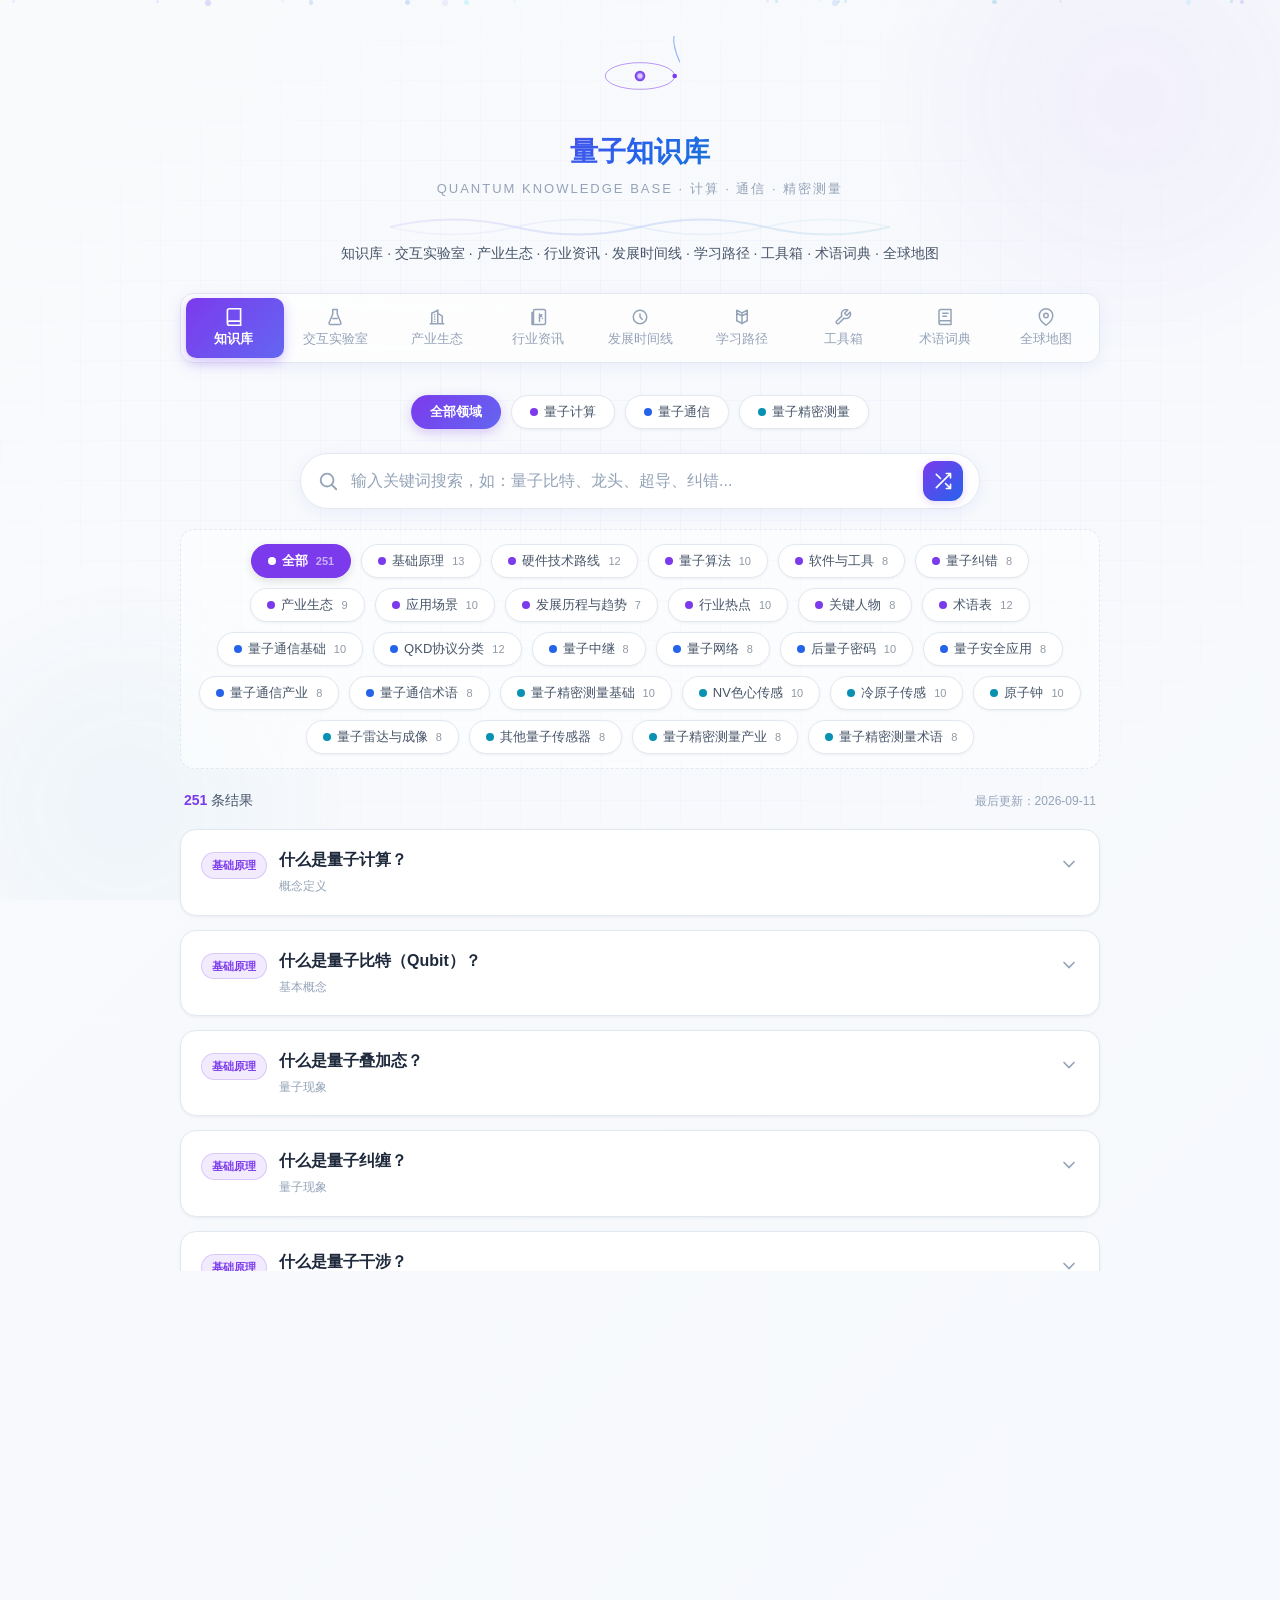
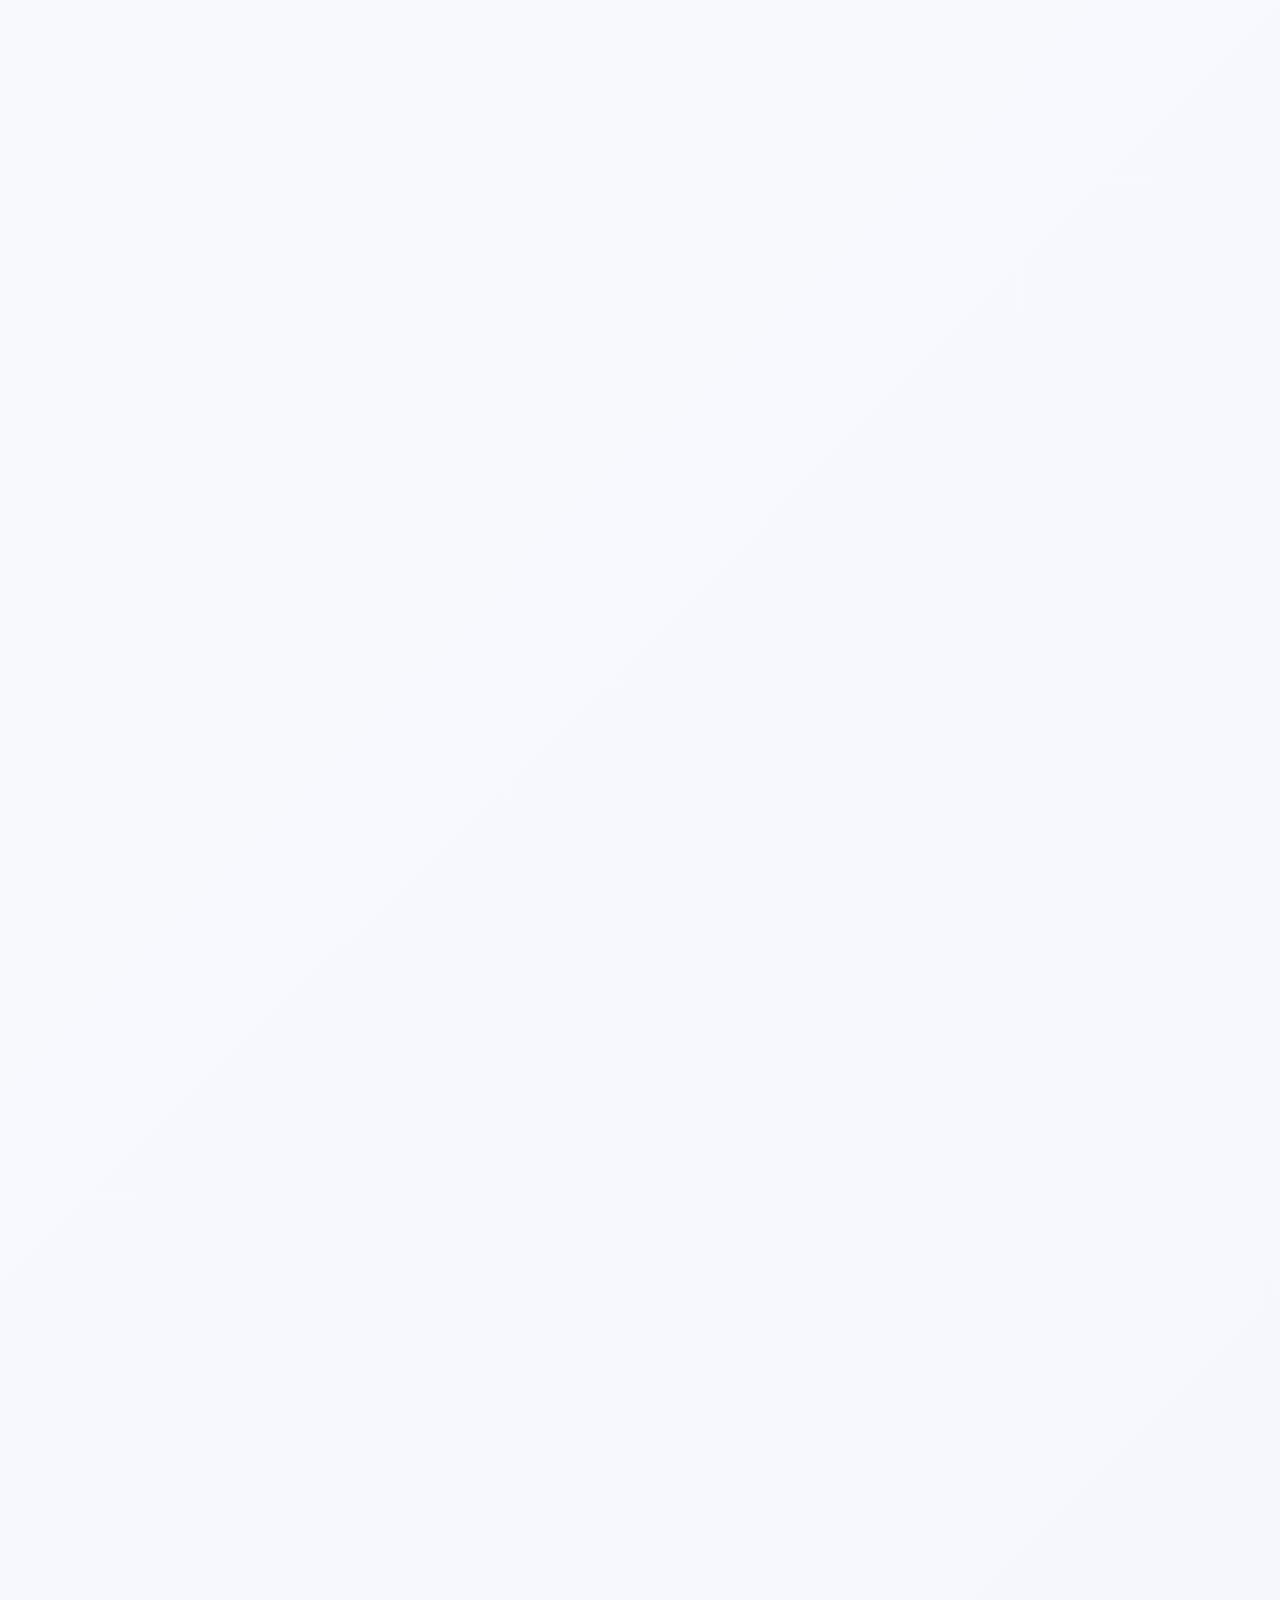
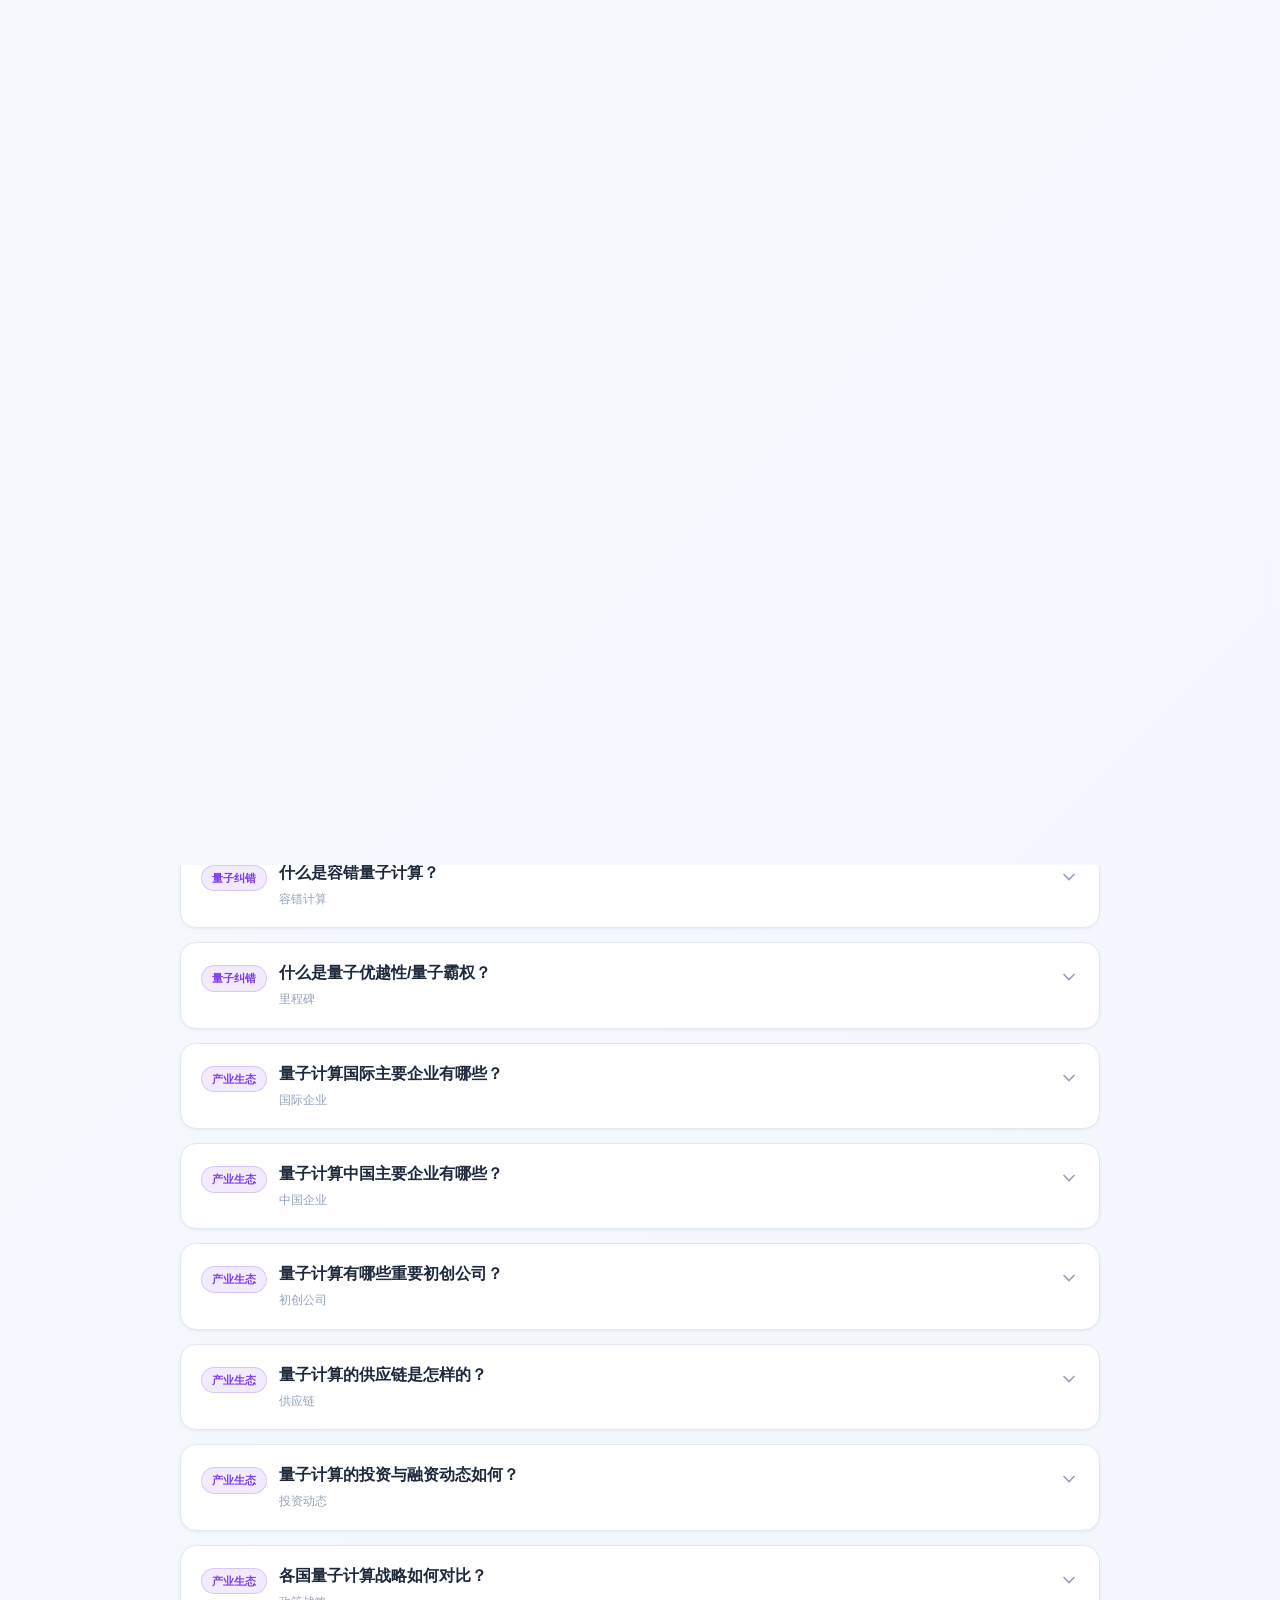
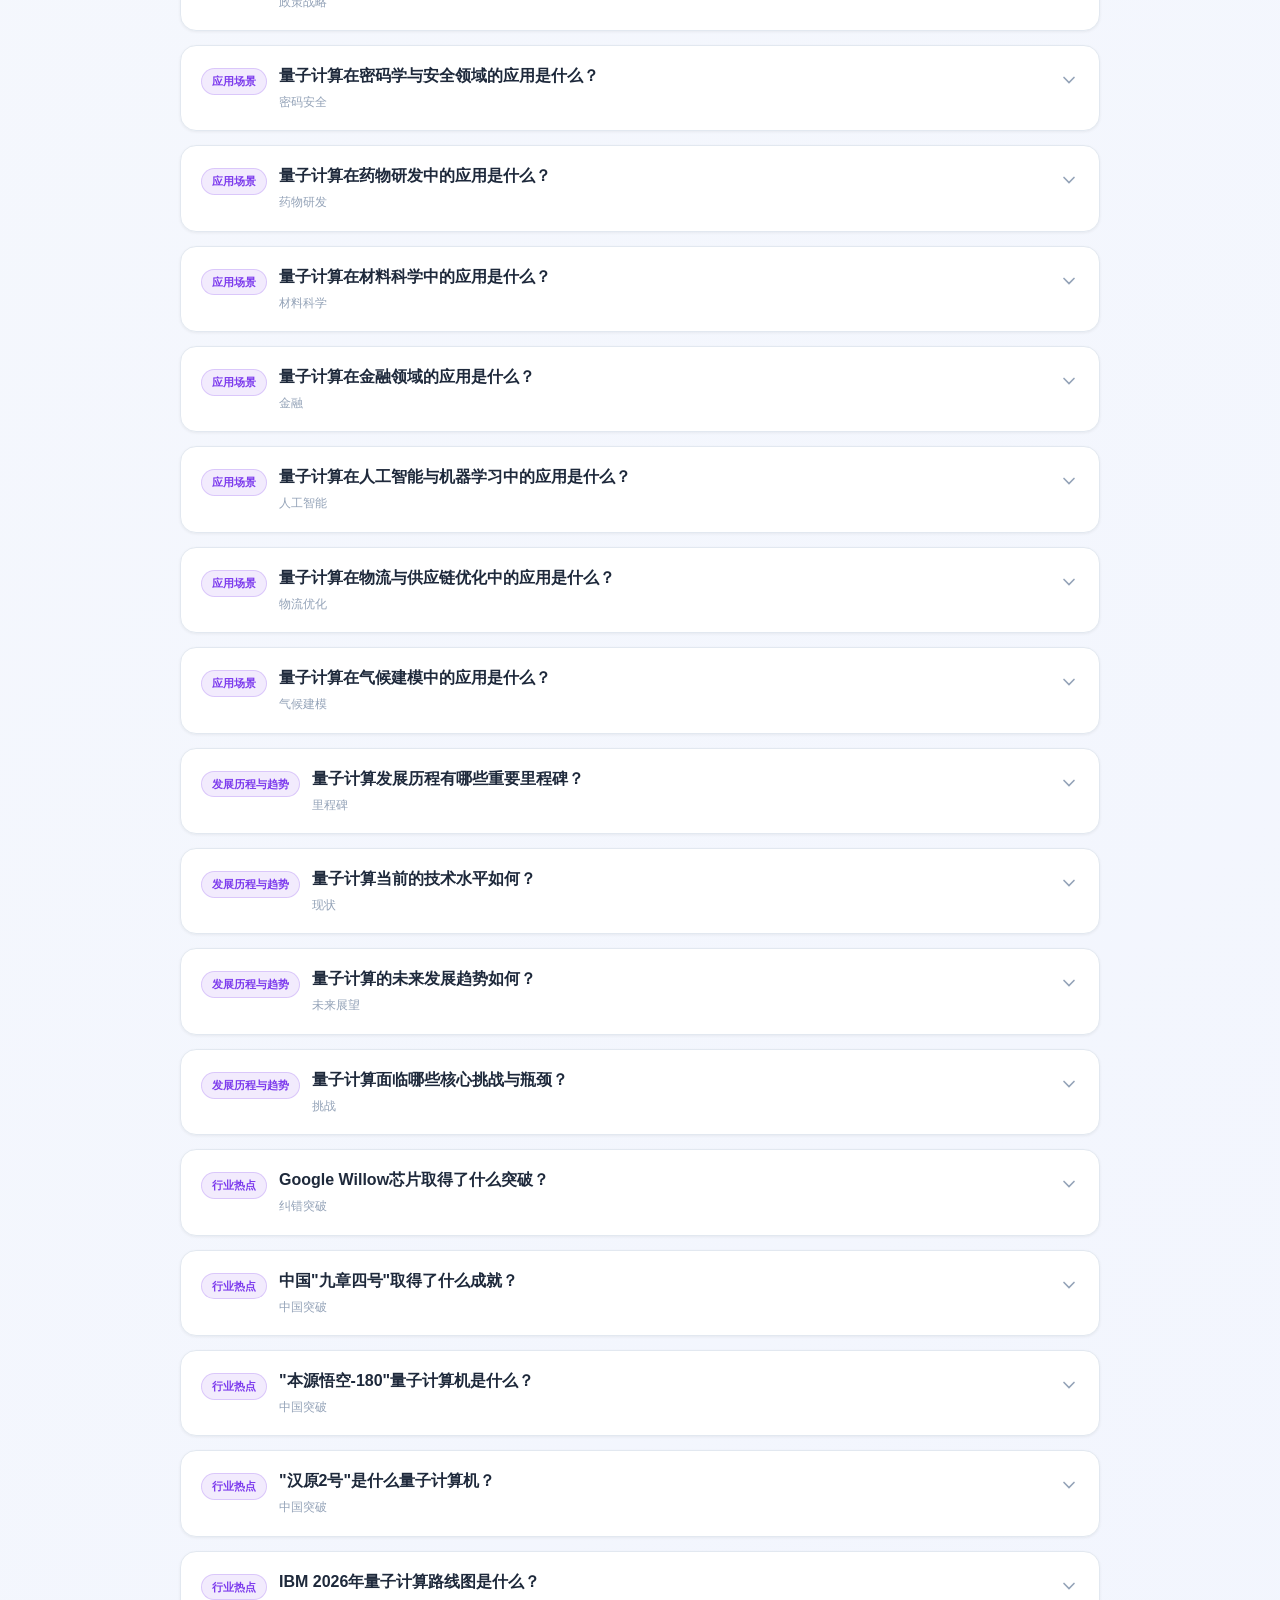
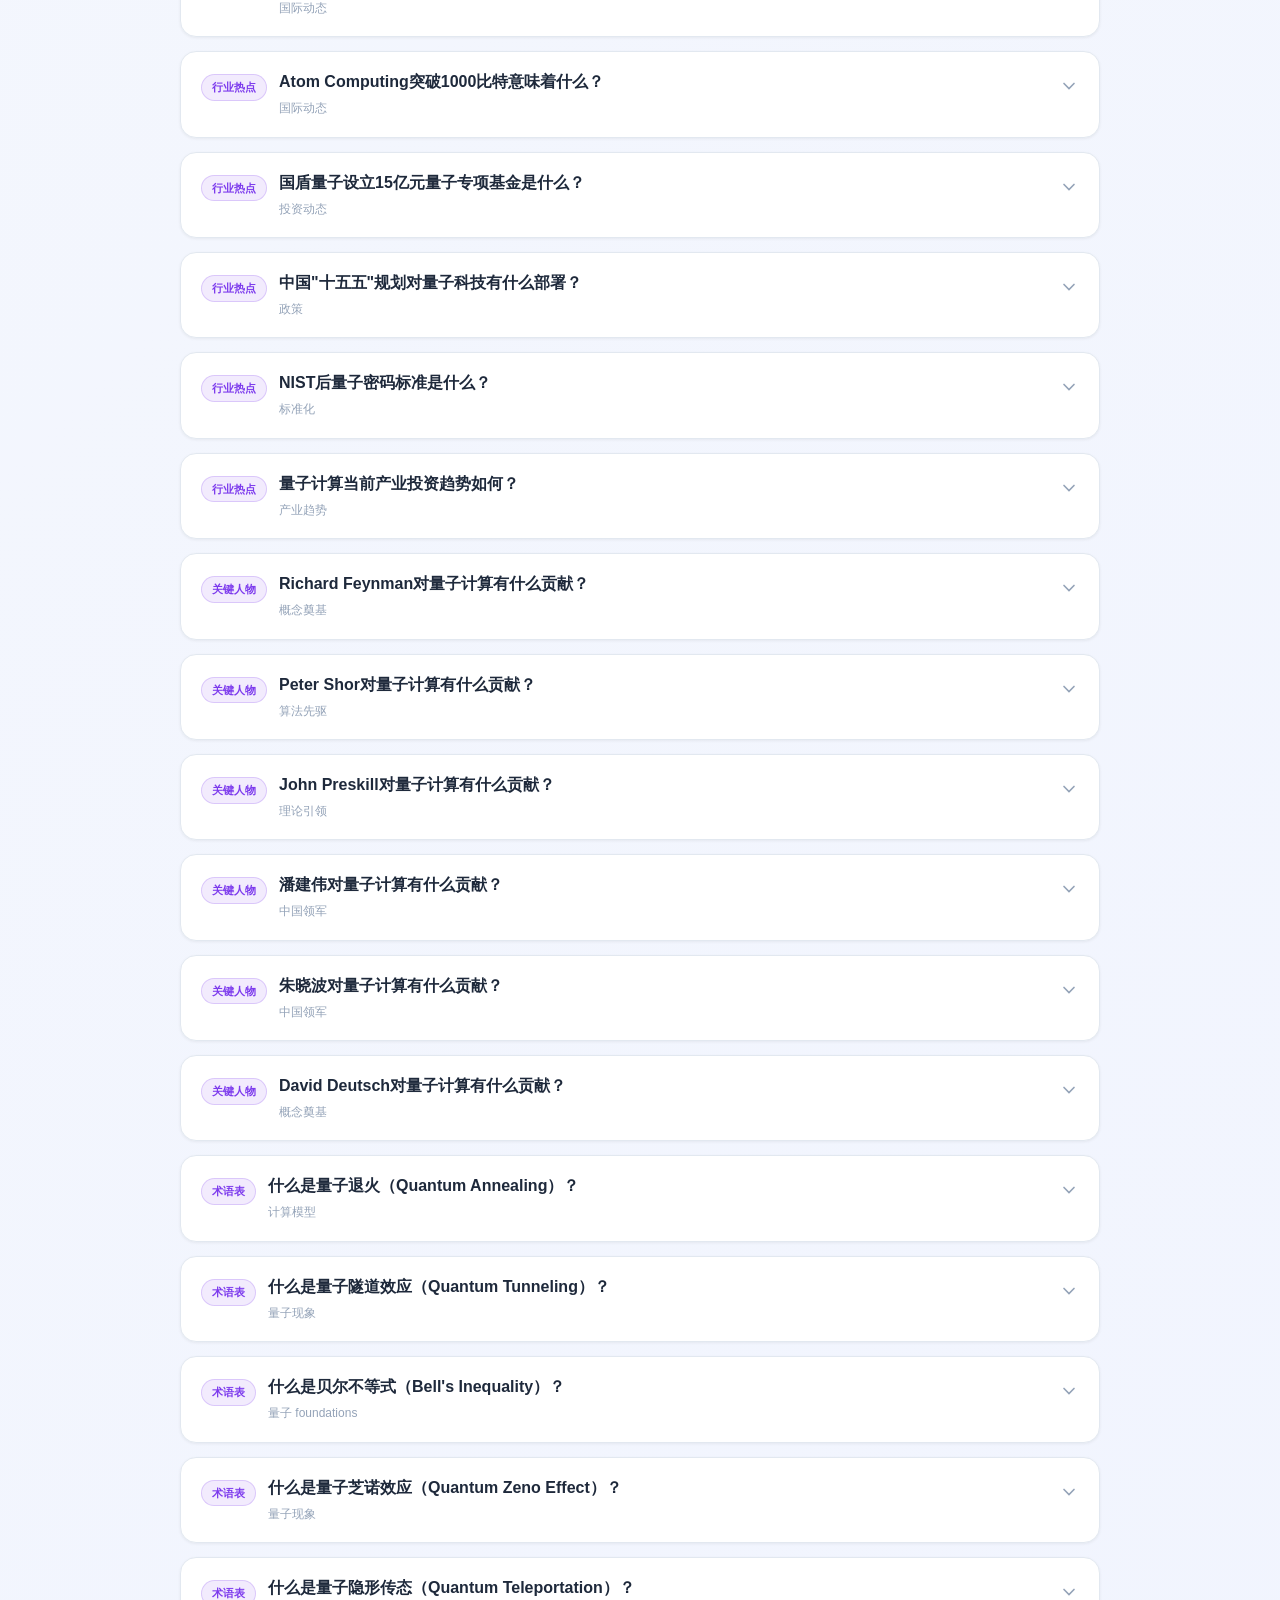
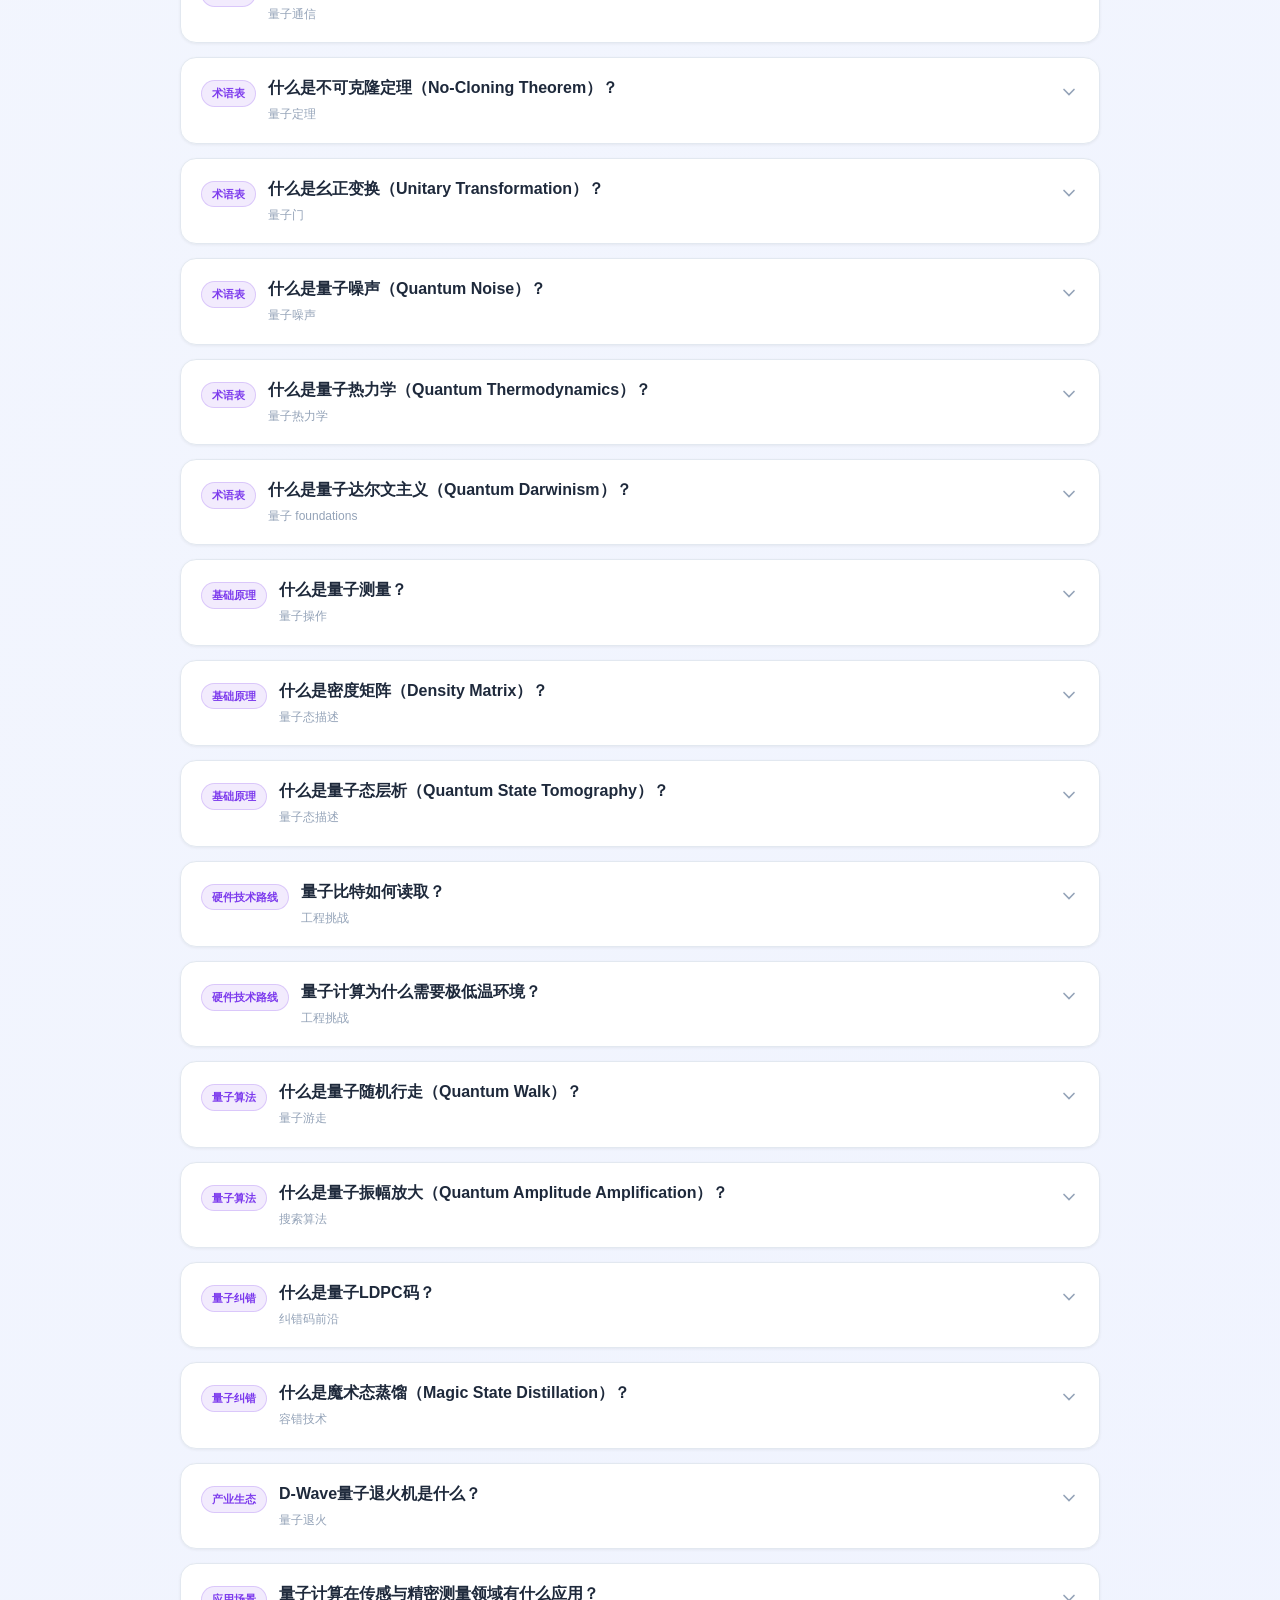
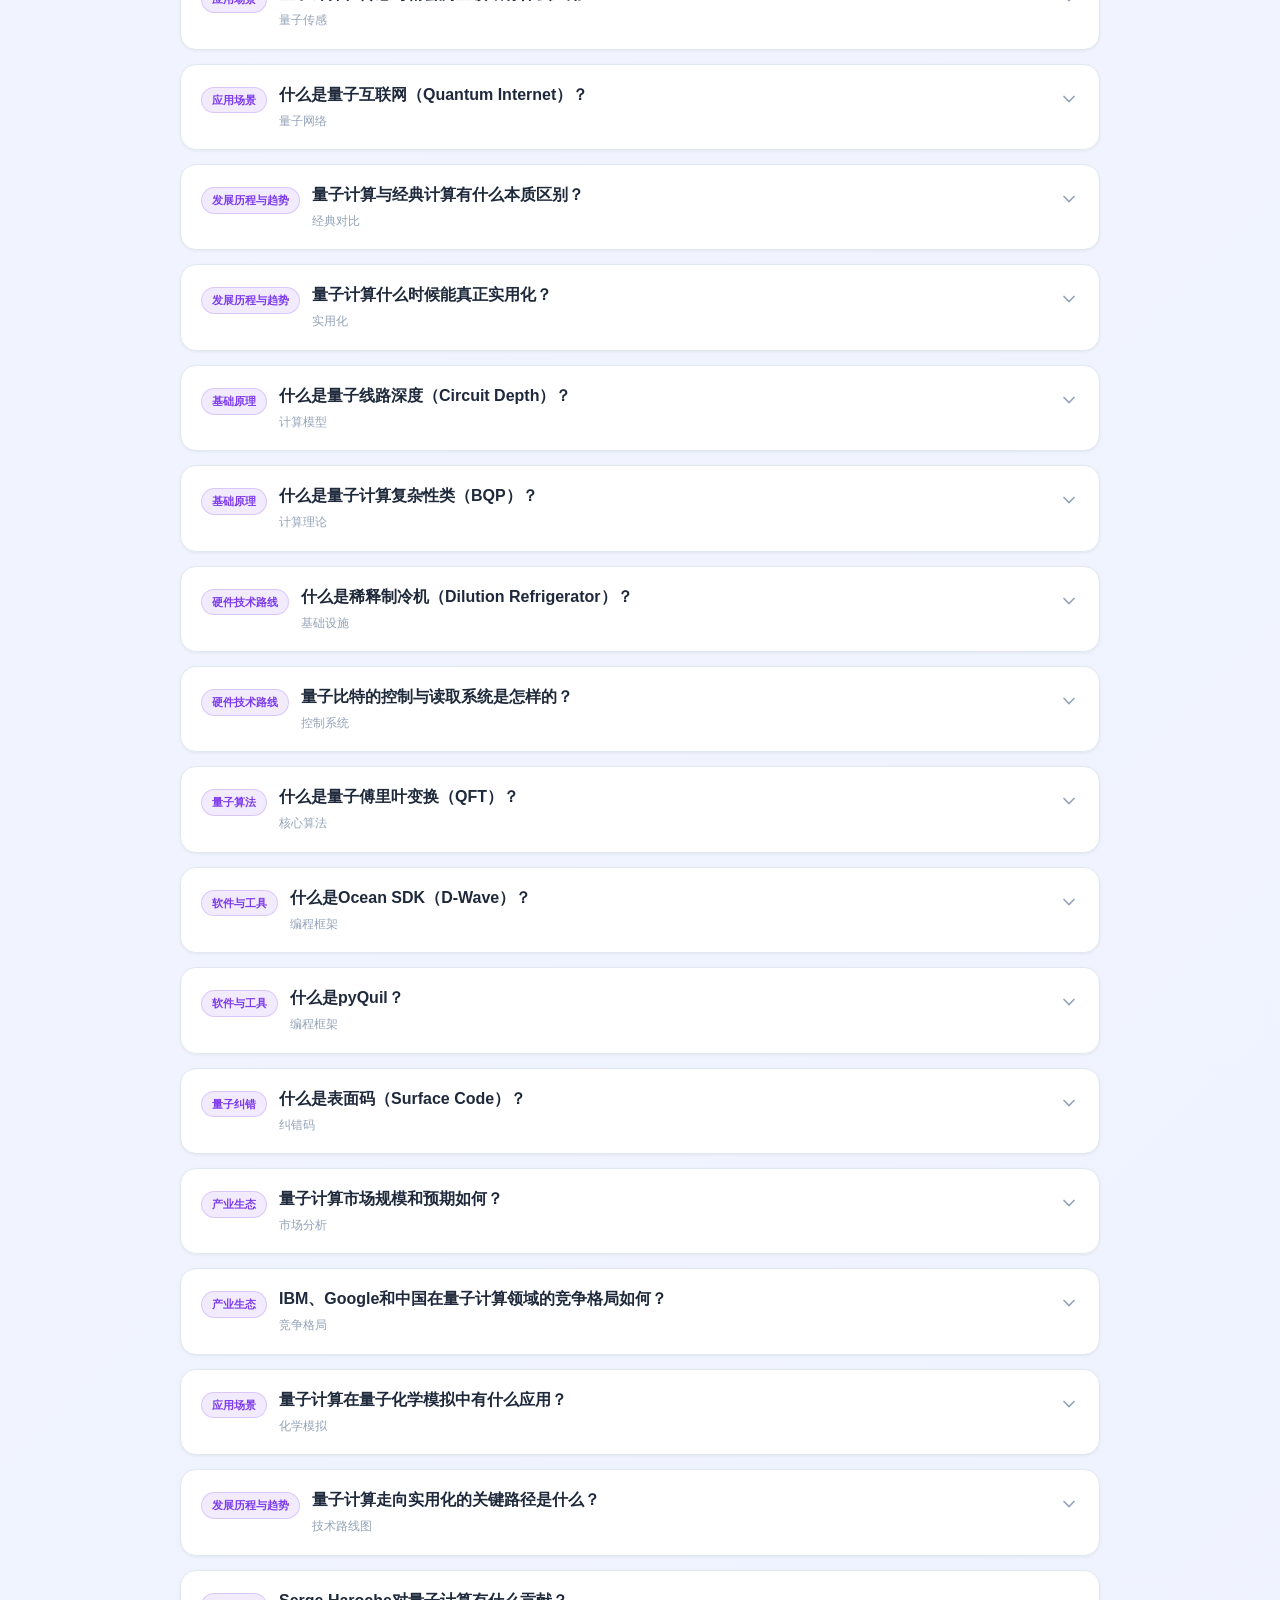
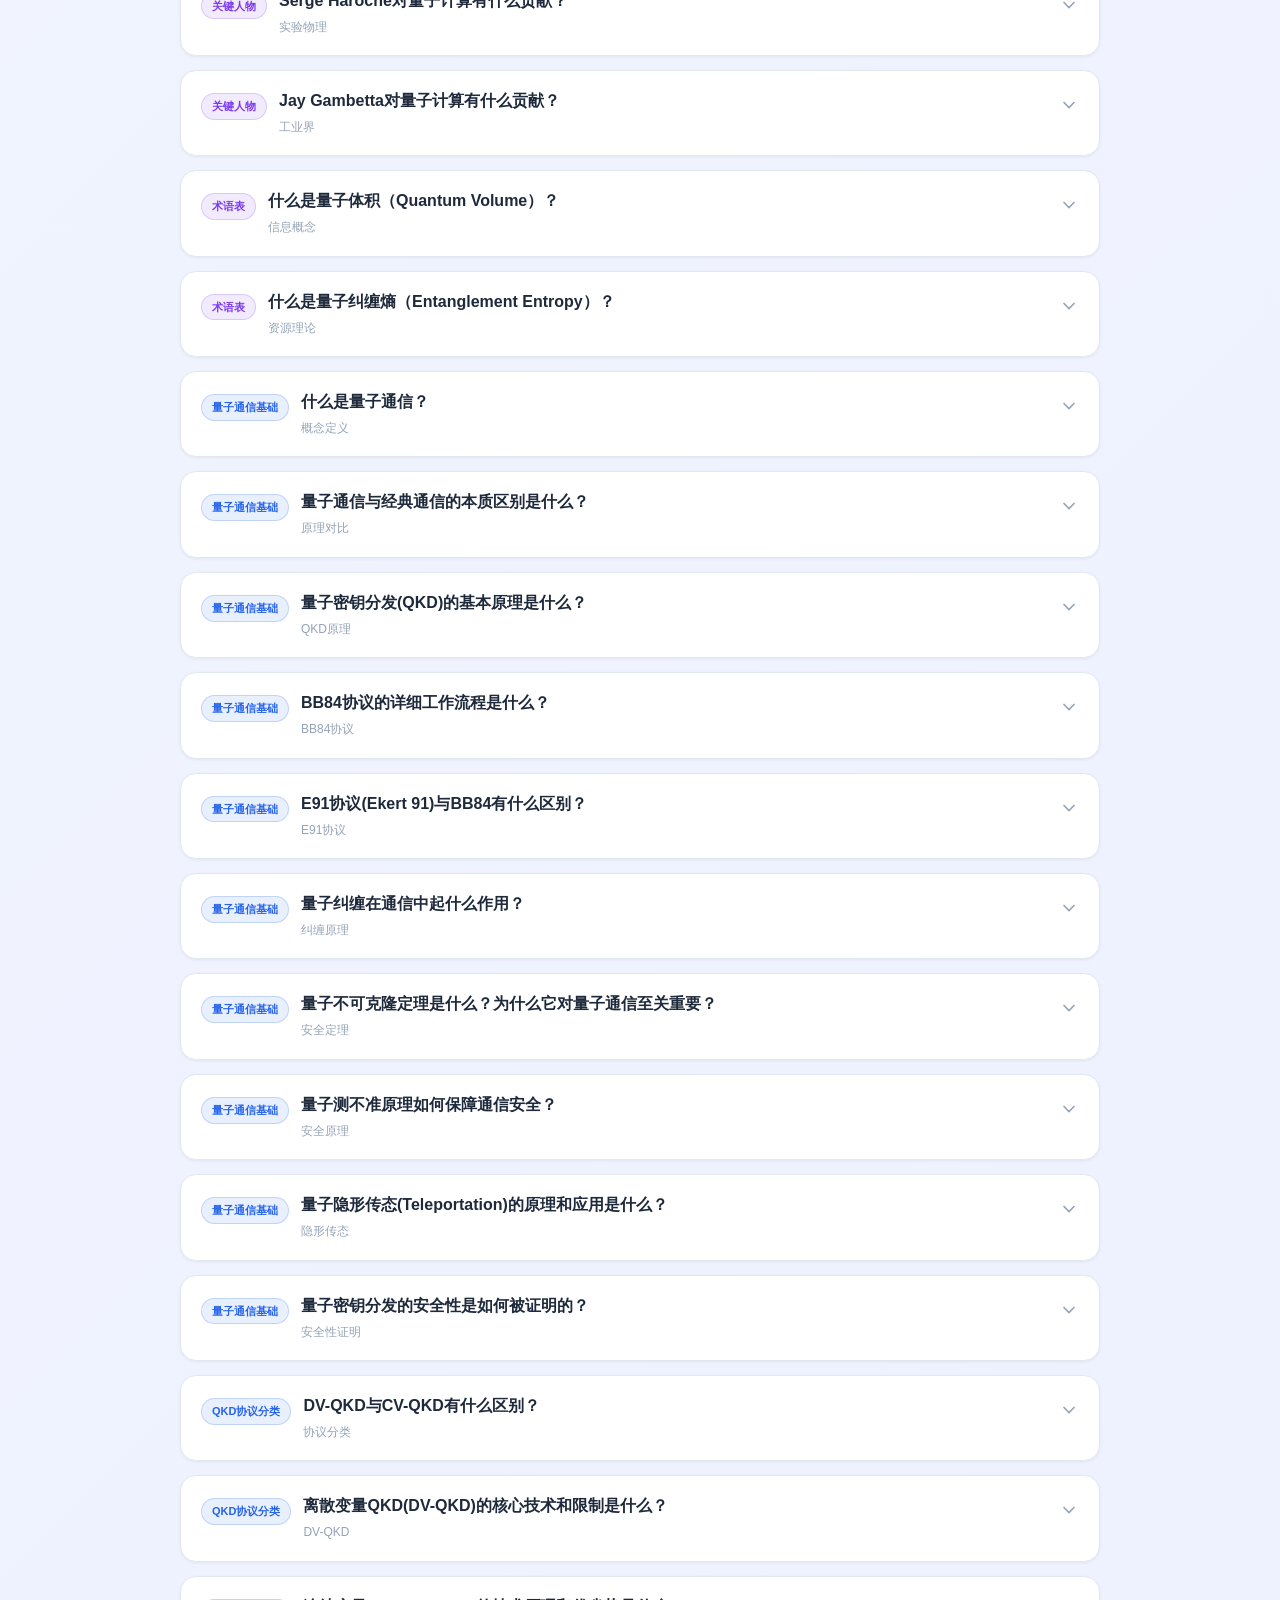
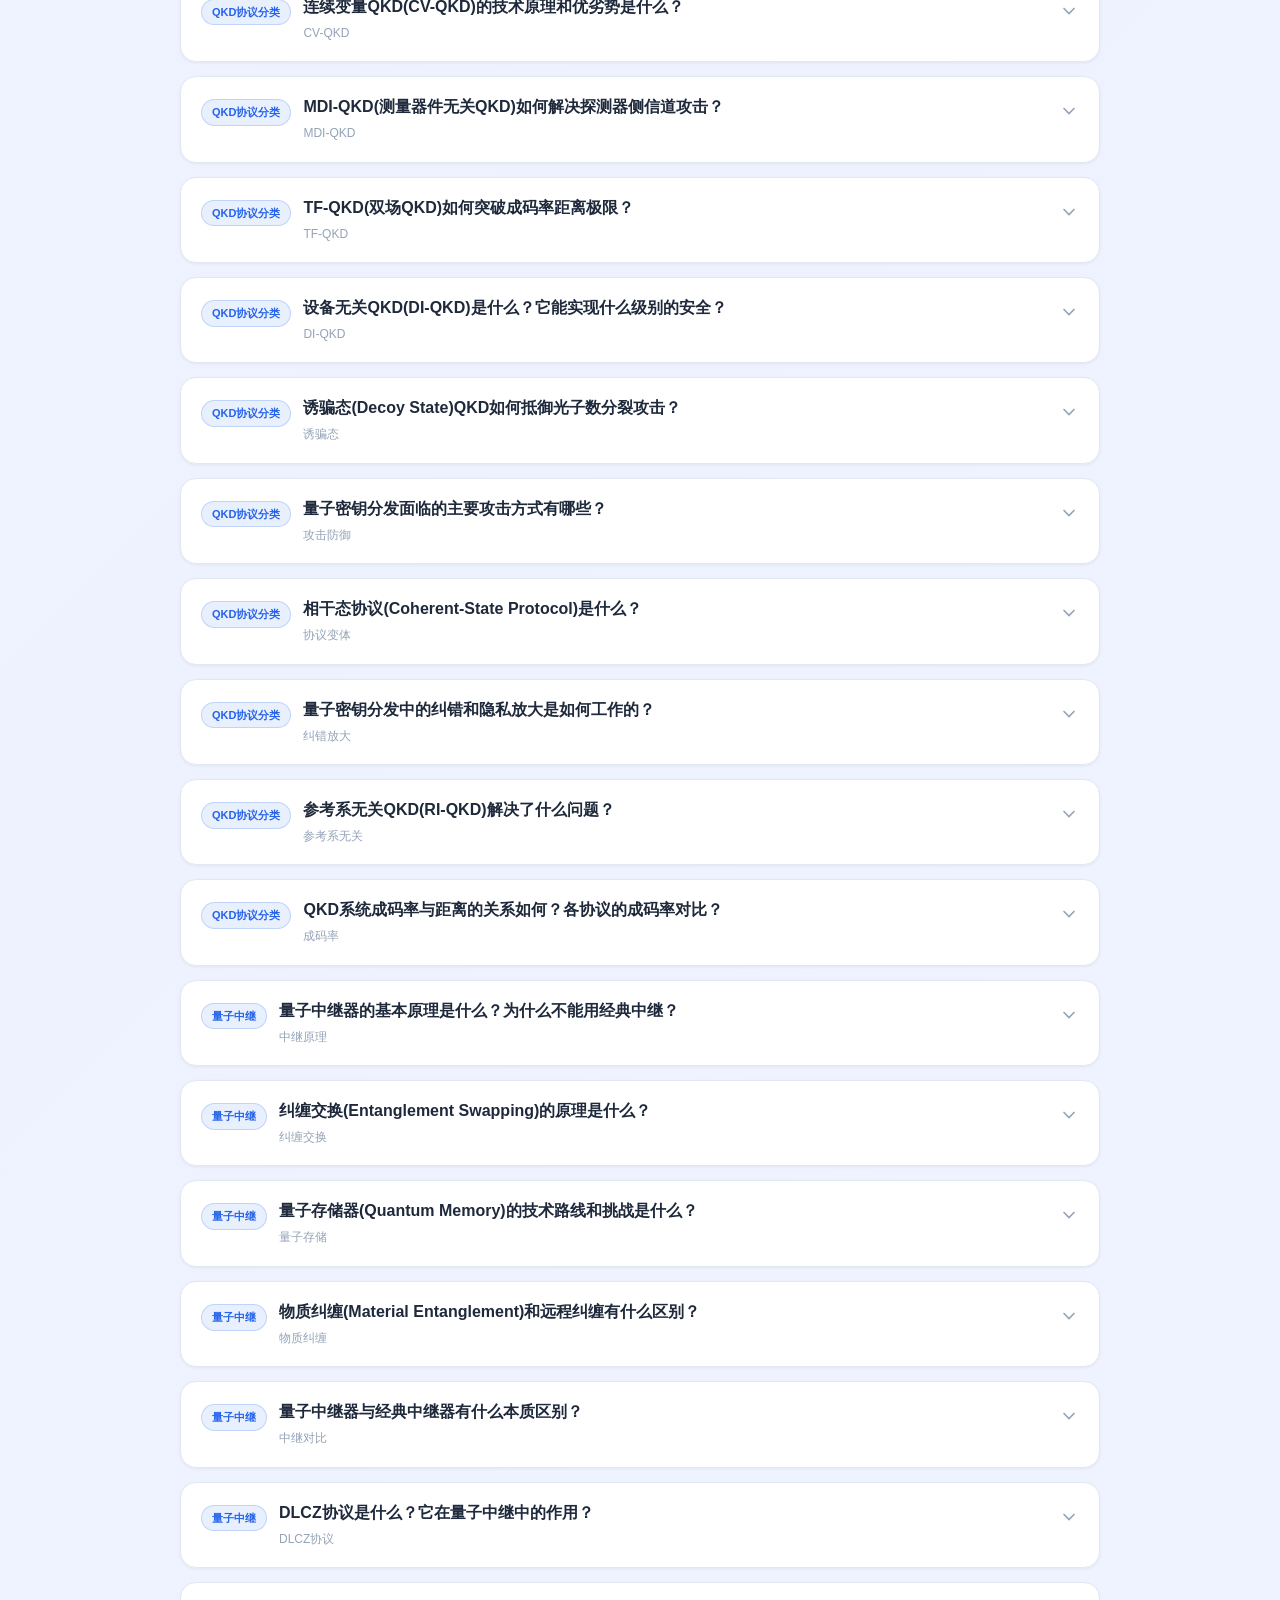
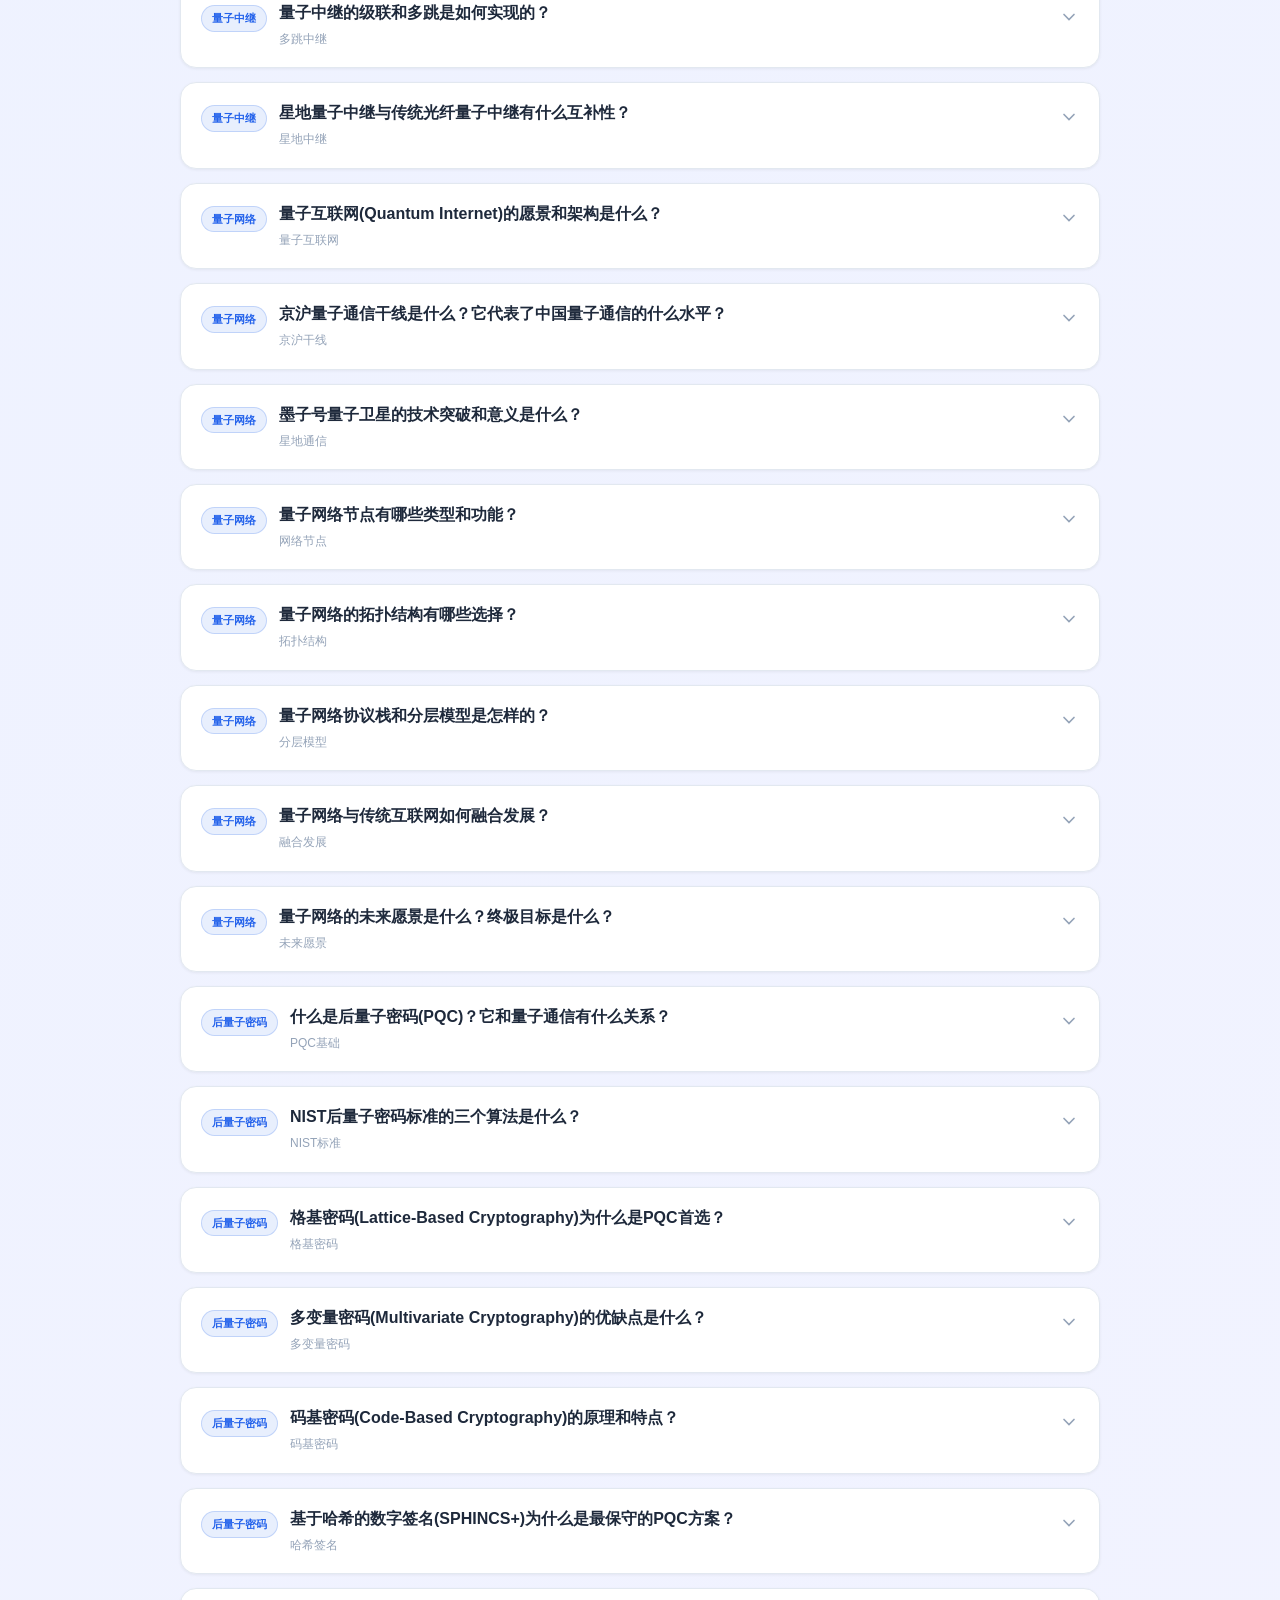
<file: index.html>
<!DOCTYPE html>
<html lang="zh-CN">
<head>
  <meta charset="UTF-8">
  <meta name="viewport" content="width=device-width, initial-scale=1.0">
  <title>量子知识库 | Quantum Knowledge Base</title>
  <meta name="description" content="量子知识库 — 涵盖量子计算、量子通信、量子精密测量三大量子领域，知识库 · 交互实验室 · 产业生态 · 行业资讯 · 学习路径 · 工具箱 · 术语词典 · 全球地图">
  <link rel="preconnect" href="https://fonts.googleapis.com">
  <link rel="stylesheet" href="style.css?v=20260920">
</head>
<body>
  <div class="bg-particles" id="particles"></div>
  <div class="bg-grid"></div>

  <!-- Floating Clear Compare Button -->
  <button class="compare-float-clear" id="compareFloatClear" onclick="clearCompare()">
    <svg viewBox="0 0 24 24" width="18" height="18"><path fill="none" stroke="currentColor" stroke-width="2" stroke-linecap="round" d="M3 6h18M8 6V4a2 2 0 012-2h4a2 2 0 012 2v2M19 6l-1 14a2 2 0 01-2 2H8a2 2 0 01-2-2L5 6"/></svg>
    <span>清空对比</span>
  </button>

  <div class="app">
    <!-- ===== Header ===== -->
    <header class="header">
      <div class="header-hero">
        <div class="atom-decoration">
          <svg viewBox="0 0 120 120">
            <g class="atom-orbit">
              <ellipse cx="60" cy="60" rx="52" ry="20" fill="none" stroke="#7c3aed" stroke-width="1.5" opacity="0.5"/>
              <circle cx="112" cy="60" r="3.5" fill="#7c3aed"/>
            </g>
            <g class="atom-orbit" transform="rotate(60 60 60)">
              <ellipse cx="60" cy="60" rx="52" ry="20" fill="none" stroke="#2563eb" stroke-width="1.5" opacity="0.5"/>
              <circle cx="112" cy="60" r="3.5" fill="#2563eb"/>
            </g>
            <g class="atom-orbit" transform="rotate(120 60 60)">
              <ellipse cx="60" cy="60" rx="52" ry="20" fill="none" stroke="#0891b2" stroke-width="1.5" opacity="0.5"/>
              <circle cx="112" cy="60" r="3.5" fill="#0891b2"/>
            </g>
            <circle cx="60" cy="60" r="8" fill="url(#nucleus)"/>
            <circle cx="60" cy="60" r="4" fill="#fff" opacity="0.6"/>
            <defs>
              <radialGradient id="nucleus">
                <stop offset="0%" stop-color="#a78bfa"/>
                <stop offset="100%" stop-color="#7c3aed"/>
              </radialGradient>
            </defs>
          </svg>
        </div>
        <div class="logo-text">
          <h1>量子知识库</h1>
          <p class="subtitle">Quantum Knowledge Base · 计算 · 通信 · 精密测量</p>
        </div>
      </div>
      <div class="header-wave">
        <svg viewBox="0 0 500 30" preserveAspectRatio="none">
          <path class="wave-path" d="M0,15 Q62.5,0 125,15 T250,15 T375,15 T500,15" fill="none" stroke="url(#wave-grad)" stroke-width="2" stroke-linecap="round"/>
          <path class="wave-path" d="M0,15 Q62.5,30 125,15 T250,15 T375,15 T500,15" fill="none" stroke="url(#wave-grad)" stroke-width="1.5" stroke-linecap="round" opacity="0.5"/>
          <defs>
            <linearGradient id="wave-grad" x1="0%" y1="0%" x2="100%" y2="0%">
              <stop offset="0%" stop-color="#7c3aed" stop-opacity="0.3"/>
              <stop offset="50%" stop-color="#2563eb" stop-opacity="0.5"/>
              <stop offset="100%" stop-color="#0891b2" stop-opacity="0.3"/>
            </linearGradient>
          </defs>
        </svg>
      </div>
      <p class="header-desc">知识库 · 交互实验室 · 产业生态 · 行业资讯 · 发展时间线 · 学习路径 · 工具箱 · 术语词典 · 全球地图</p>
    </header>

    <!-- ===== Tab Navigation ===== -->
    <nav class="tab-bar" id="tabBar">
      <button class="tab-btn active" data-tab="knowledge">
        <svg viewBox="0 0 24 24" width="18" height="18"><path fill="none" stroke="currentColor" stroke-width="2" stroke-linecap="round" d="M4 19.5A2.5 2.5 0 016.5 17H20M6.5 2H20v20H6.5A2.5 2.5 0 014 19.5v-15A2.5 2.5 0 016.5 2z"/></svg>
        <span>知识库</span>
      </button>
      <button class="tab-btn" data-tab="lab">
        <svg viewBox="0 0 24 24" width="18" height="18"><path fill="none" stroke="currentColor" stroke-width="2" stroke-linecap="round" stroke-linejoin="round" d="M9 2v6L4 20a2 2 0 002 2h12a2 2 0 002-2L15 8V2M9 2h6M9 14h6"/></svg>
        <span>交互实验室</span>
      </button>
      <button class="tab-btn" data-tab="ecosystem">
        <svg viewBox="0 0 24 24" width="18" height="18"><path fill="none" stroke="currentColor" stroke-width="2" stroke-linecap="round" d="M3 21h18M5 21V7l8-4v18M19 21V11l-6-4M9 9v.01M9 12v.01M9 15v.01M9 18v.01"/></svg>
        <span>产业生态</span>
      </button>
      <button class="tab-btn" data-tab="news">
        <svg viewBox="0 0 24 24" width="18" height="18"><path fill="none" stroke="currentColor" stroke-width="2" stroke-linecap="round" d="M4 22h16a2 2 0 002-2V4a2 2 0 00-2-2H8a2 2 0 00-2 2v16a2 2 0 01-2 2zm0 0V6M18 14h.01M14 18V8M14 10l3-1M14 12l3-1"/></svg>
        <span>行业资讯</span>
      </button>
      <button class="tab-btn" data-tab="timeline">
        <svg viewBox="0 0 24 24" width="18" height="18"><path fill="none" stroke="currentColor" stroke-width="2" stroke-linecap="round" stroke-linejoin="round" d="M12 8v4l3 3M21 12a9 9 0 11-18 0 9 9 0 0118 0z"/></svg>
        <span>发展时间线</span>
      </button>
      <button class="tab-btn" data-tab="learning">
        <svg viewBox="0 0 24 24" width="18" height="18"><path fill="none" stroke="currentColor" stroke-width="2" stroke-linecap="round" stroke-linejoin="round" d="M12 6.5L5 3v14l7 3.5 7-3.5V3l-7 3.5zM12 6.5V21M5 7l7 3.5L19 7"/></svg>
        <span>学习路径</span>
      </button>
      <button class="tab-btn" data-tab="toolbox">
        <svg viewBox="0 0 24 24" width="18" height="18"><path fill="none" stroke="currentColor" stroke-width="2" stroke-linecap="round" stroke-linejoin="round" d="M14.7 6.3a1 1 0 000 1.4l1.6 1.6a1 1 0 001.4 0l3.77-3.77a6 6 0 01-7.94 7.94l-6.91 6.91a2.12 2.12 0 01-3-3l6.91-6.91a6 6 0 017.94-7.94l-3.76 3.76z"/></svg>
        <span>工具箱</span>
      </button>
      <button class="tab-btn" data-tab="glossary">
        <svg viewBox="0 0 24 24" width="18" height="18"><path fill="none" stroke="currentColor" stroke-width="2" stroke-linecap="round" stroke-linejoin="round" d="M4 19.5A2.5 2.5 0 016.5 17H20M6.5 2H20v20H6.5A2.5 2.5 0 014 19.5v-15A2.5 2.5 0 016.5 2zM9 7h7M9 11h5"/></svg>
        <span>术语词典</span>
      </button>
      <button class="tab-btn" data-tab="map">
        <svg viewBox="0 0 24 24" width="18" height="18"><path fill="none" stroke="currentColor" stroke-width="2" stroke-linecap="round" stroke-linejoin="round" d="M21 10c0 7-9 13-9 13s-9-6-9-13a9 9 0 0118 0zM12 13a3 3 0 100-6 3 3 0 000 6z"/></svg>
        <span>全球地图</span>
      </button>
      <div class="tab-indicator" id="tabIndicator"></div>
    </nav>

    <!-- ===== Tab: 知识库 ===== -->
    <section class="tab-panel active" id="panel-knowledge">
      <div class="kb-domain-filter" id="kbDomainFilter">
        <button class="kb-domain-pill all active" data-domain="all">全部领域</button>
        <button class="kb-domain-pill qc" data-domain="qc"><span class="kb-domain-dot qc"></span>量子计算</button>
        <button class="kb-domain-pill qt" data-domain="qt"><span class="kb-domain-dot qt"></span>量子通信</button>
        <button class="kb-domain-pill qm" data-domain="qm"><span class="kb-domain-dot qm"></span>量子精密测量</button>
      </div>
      <div class="search-section kb-search">
        <div class="search-box">
          <svg class="search-icon" viewBox="0 0 24 24" width="22" height="22">
            <path fill="none" stroke="currentColor" stroke-width="2" stroke-linecap="round" d="M21 21l-5-5m2-5a7 7 0 11-14 0 7 7 0 0114 0z"/>
          </svg>
          <input type="text" id="searchInput" placeholder="输入关键词搜索，如：量子比特、龙头、超导、纠错..." autocomplete="off">
          <button class="clear-btn" id="clearBtn" style="display:none">
            <svg viewBox="0 0 24 24" width="18" height="18"><path fill="none" stroke="currentColor" stroke-width="2" stroke-linecap="round" d="M6 6l12 12M6 18L18 6"/></svg>
          </button>
          <button class="random-btn" id="randomBtn" onclick="randomKnowledge()" title="随机推荐">
            <svg viewBox="0 0 24 24" width="20" height="20"><path fill="none" stroke="currentColor" stroke-width="2" stroke-linecap="round" stroke-linejoin="round" d="M16 3h5v5M4 20L21 3M21 16v5h-5M15 15l6 6M4 4l5 5"/></svg>
          </button>
        </div>
        <div class="suggestions" id="suggestions" style="display:none"></div>
      </div>

      <nav class="categories" id="categories"></nav>

      <div class="results-meta">
        <span id="resultCount" class="result-count"></span>
        <span class="last-updated" id="lastUpdated"></span>
      </div>

      <main class="results" id="results">
        <div class="loading"><div class="loader"></div><p>正在加载知识库...</p></div>
      </main>
    </section>

    <!-- ===== Tab: 交互实验室 ===== -->
    <section class="tab-panel" id="panel-lab">
      <div class="lab-intro">
        <h2 class="lab-title">量子计算交互实验室</h2>
        <p class="lab-desc">通过动手操作理解量子计算的核心理念 — 点击下方任意实验开始探索</p>
      </div>

      <div class="lab-grid">
        <!-- Bloch球 -->
        <div class="lab-card" id="lab-bloch">
          <div class="lab-card-header">
            <span class="lab-icon">Q</span>
            <div><div class="lab-card-title">Bloch球可视化</div><div class="lab-card-sub">单量子比特态的几何表示</div></div>
          </div>
          <div class="lab-card-desc">
            <span class="desc-tag">核心概念</span><strong>量子态可视化</strong> — 用三维球体表示单量子比特的状态空间。<br>
            点击 H/X/Y/Z/S 门按钮，观察态向量如何在球面上移动，直观理解量子门对状态的变换。球面顶端是 |0⟩，底端是 |1⟩，赤道上的点代表叠加态。
          </div>
          <div class="bloch-wrapper" id="blochSphere"></div>
        </div>

        <!-- 量子线路模拟器 -->
        <div class="lab-card" id="lab-circuit">
          <div class="lab-card-header">
            <span class="lab-icon">C</span>
            <div><div class="lab-card-title">量子线路模拟器</div><div class="lab-card-sub">拖拽量子门构建线路</div></div>
          </div>
          <div class="lab-card-desc">
            <span class="desc-tag">动手实验</span><strong>构建量子线路</strong> — 量子算法通过量子门序列执行。<br>
            从左侧门库中拖拽或点击 H、X、Z、CNOT 等量子门放入线路，然后点击「运行」查看最终量子态的概率分布。这是理解量子算法工作原理的核心方式。
          </div>
          <div class="circuit-wrapper" id="circuitSim"></div>
        </div>

        <!-- 量子纠缠演示 -->
        <div class="lab-card" id="lab-entangle">
          <div class="lab-card-header">
            <span class="lab-icon">E</span>
            <div><div class="lab-card-title">量子纠缠演示器</div><div class="lab-card-sub">Bell态测量与非局域关联</div></div>
          </div>
          <div class="lab-card-desc">
            <span class="desc-tag">核心概念</span><strong>量子纠缠</strong> — 爱因斯坦称之为「幽灵般的超距作用」。<br>
            制备一对纠缠的 Bell 态后，测量其中一个量子比特会瞬间决定另一个的状态，无论它们相距多远。这是量子通信和量子计算的核心资源，也是量子力学最反直觉的特性之一。
          </div>
          <div class="entangle-wrapper" id="entangleDemo"></div>
        </div>

        <!-- 双缝实验 -->
        <div class="lab-card" id="lab-slit">
          <div class="lab-card-header">
            <span class="lab-icon">W</span>
            <div><div class="lab-card-title">双缝实验模拟</div><div class="lab-card-sub">波粒二象性与叠加态</div></div>
          </div>
          <div class="lab-card-desc">
            <span class="desc-tag">经典实验</span><strong>波粒二象性</strong> — 量子力学的核心实验，揭示了微观粒子的双重性质。<br>
            发射粒子通过双缝，关闭「路径探测」时粒子表现出波动性形成干涉条纹；打开探测后粒子「选择」一条路径，干涉消失。这正是量子叠加态在宏观层面的直观体现。
          </div>
          <div class="slit-wrapper" id="slitExperiment"></div>
        </div>

        <!-- BB84 QKD -->
        <div class="lab-card" id="lab-bb84">
          <div class="lab-card-header">
            <span class="lab-icon">K</span>
            <div><div class="lab-card-title">BB84量子密钥分发</div><div class="lab-card-sub">量子通信安全协议演示</div></div>
          </div>
          <div class="lab-card-desc">
            <span class="desc-tag">应用协议</span><strong>量子密钥分发 (QKD)</strong> — 利用量子力学原理实现无条件安全的密钥交换。<br>
            Alice 用随机基发送量子比特，Bob 用随机基测量。如果窃听者 Eve 介入，她的测量会引入可检测的错误率。这正是量子通信安全的物理基础。
          </div>
          <div class="bb84-wrapper" id="bb84Demo"></div>
        </div>

        <!-- 量子门矩阵 -->
        <div class="lab-card" id="lab-matrix">
          <div class="lab-card-header">
            <span class="lab-icon">M</span>
            <div><div class="lab-card-title">量子门矩阵可视化</div><div class="lab-card-sub">查看门操作的数学本质</div></div>
          </div>
          <div class="lab-card-desc">
            <span class="desc-tag">数学本质</span><strong>酉矩阵</strong> — 量子门是作用在量子态上的酉变换，保持态向量长度不变。<br>
            点击不同门按钮查看其矩阵表示。H 门创建叠加态，X 门翻转比特，CNOT 门实现两比特纠缠。理解矩阵是理解量子计算数学本质的关键。
          </div>
          <div class="matrix-wrapper" id="matrixView"></div>
        </div>

        <!-- 量子掷骰子 -->
        <div class="lab-card" id="lab-dice">
          <div class="lab-card-header">
            <span class="lab-icon">D</span>
            <div><div class="lab-card-title">量子掷骰子</div><div class="lab-card-sub">趣味交互 · 叠加态坍缩</div></div>
          </div>
          <div class="lab-card-desc">
            <span class="desc-tag">趣味体验</span><strong>量子随机数</strong> — 真正的随机性来自量子测量。<br>
            点击硬币在「叠加态」和「确定态」之间切换。量子掷骰子利用量子叠加态的坍缩产生真随机数，这是量子计算最简单也最直观的应用。
          </div>
          <div class="quantum-coin-section" id="quantumCoin"></div>
        </div>
      </div>
    </section>

    <!-- ===== Tab: 产业生态 ===== -->
    <section class="tab-panel" id="panel-ecosystem">
      <div class="eco-intro">
        <h2 class="eco-title">产业生态</h2>
        <p class="eco-desc">三大领域重点企业 · 市场规模 · 公司对比</p>
      </div>

      <div class="eco-market-row" id="ecoMarketRow"></div>

      <div class="eco-domain-filter" id="ecoDomainFilter">
        <button class="eco-domain-pill all active" data-domain="all"><span>全部领域</span></button>
        <button class="eco-domain-pill qc" data-domain="qc"><span class="eco-domain-dot qc"></span><span>量子计算</span></button>
        <button class="eco-domain-pill qt" data-domain="qt"><span class="eco-domain-dot qt"></span><span>量子通信</span></button>
        <button class="eco-domain-pill qm" data-domain="qm"><span class="eco-domain-dot qm"></span><span>量子精密测量</span></button>
      </div>

      <div class="eco-company-grid" id="ecoCompanyGrid"></div>

      <!-- Comparison Module -->
      <div class="compare-section">
        <div class="compare-header">
          <div class="compare-title">
            <svg viewBox="0 0 24 24" width="20" height="20"><path fill="none" stroke="#6d3bea" stroke-width="2" stroke-linecap="round" d="M9 3H5a2 2 0 00-2 2v4m0 6v4a2 2 0 002 2h4m6 0h4a2 2 0 002-2v-4m0-6V5a2 2 0 00-2-2h-4"/></svg>
            公司对比
          </div>
          <button class="compare-clear-btn" id="compareClearBtn" onclick="clearCompare()">清空对比</button>
        </div>
        <p class="compare-hint">拖拽上方公司卡片到下方对比槽，或点击「加入对比」按钮，选择两家公司进行横向比较</p>
        <div class="compare-slots">
          <div class="compare-slot" id="compareSlot1" data-slot="0">
            <div class="compare-slot-label">
              <svg viewBox="0 0 24 24" width="32" height="32"><path fill="none" stroke="currentColor" stroke-width="1.5" stroke-linecap="round" d="M12 5v14M5 12h14"/></svg>
              <span>左侧公司</span>
            </div>
          </div>
          <div class="compare-slot" id="compareSlot2" data-slot="1">
            <div class="compare-slot-label">
              <svg viewBox="0 0 24 24" width="32" height="32"><path fill="none" stroke="currentColor" stroke-width="1.5" stroke-linecap="round" d="M12 5v14M5 12h14"/></svg>
              <span>右侧公司</span>
            </div>
          </div>
        </div>
        <div id="compareDetail"></div>
      </div>
    </section>

    <!-- ===== Compare Overlay Modal ===== -->
    <div class="compare-overlay" id="compareOverlay">
      <div class="compare-overlay-backdrop" onclick="closeCompareOverlay()"></div>
      <div class="compare-overlay-modal" id="compareOverlayModal">
        <div class="compare-overlay-header">
          <div class="compare-overlay-title">
            <svg viewBox="0 0 24 24" width="22" height="22"><path fill="none" stroke="#6d3bea" stroke-width="2" stroke-linecap="round" d="M9 3H5a2 2 0 00-2 2v4m0 6v4a2 2 0 002 2h4m6 0h4a2 2 0 002-2v-4m0-6V5a2 2 0 00-2-2h-4"/></svg>
            公司对比详情
          </div>
          <button class="compare-overlay-close" id="compareOverlayClose" onclick="closeCompareOverlay()">
            <svg viewBox="0 0 24 24" width="20" height="20"><path fill="none" stroke="currentColor" stroke-width="2" stroke-linecap="round" d="M6 6l12 12M6 18L18 6"/></svg>
          </button>
        </div>
        <div id="compareOverlayContent"></div>
      </div>
    </div>

    <!-- ===== Tab: 行业资讯 ===== -->
    <section class="tab-panel" id="panel-news">
      <div class="news-header">
        <div>
          <h2 class="section-title-large">行业资讯</h2>
          <p class="news-subtitle">量子计算最新突破与行业动态 · 每日自动更新</p>
        </div>
        <div class="news-update-badge" id="newsUpdateBadge">加载中...</div>
      </div>

      <div class="news-filter-bar" id="newsFilterBar">
        <button class="news-filter-btn active" data-filter="latest">最新动态</button>
        <button class="news-filter-btn" data-filter="breakthrough">技术突破</button>
        <button class="news-filter-btn" data-filter="industry">产业投资</button>
        <button class="news-filter-btn" data-filter="policy">政策战略</button>
        <button class="news-filter-btn" data-filter="archive">重点存档</button>
      </div>

      <div class="news-timeline" id="newsTimeline"></div>
    </section>

    <!-- ===== Tab: 发展时间线 ===== -->
    <section class="tab-panel" id="panel-timeline">
      <div class="tl-intro">
        <h2 class="section-title-large">量子计算发展历程</h2>
        <p class="tl-subtitle">从理论构想到工程实现 · 1980 — 至今</p>
      </div>
      <div class="tl-era-bar" id="tlEraBar"></div>
      <div class="tl-vertical" id="tlVertical"></div>
    </section>

    <!-- ===== Tab: 学习路径 ===== -->
    <section class="tab-panel" id="panel-learning">
      <div class="lp-intro">
        <h2 class="section-title-large">量子学习路径</h2>
        <p class="lp-subtitle">从零基础到量子开发者 · 选择适合你的起点，追踪学习进度</p>
      </div>
      <div class="lp-level-bar" id="lpLevelBar">
        <button class="lp-level-btn active" data-level="beginner">
          <span class="lp-level-icon">L1</span>
          <div><div class="lp-level-name">入门</div><div class="lp-level-desc">零基础 · 4周</div></div>
        </button>
        <button class="lp-level-btn" data-level="intermediate">
          <span class="lp-level-icon">L2</span>
          <div><div class="lp-level-name">进阶</div><div class="lp-level-desc">有理工科背景 · 8周</div></div>
        </button>
        <button class="lp-level-btn" data-level="expert">
          <span class="lp-level-icon">L3</span>
          <div><div class="lp-level-name">专家</div><div class="lp-level-desc">物理/CS专业 · 12周</div></div>
        </button>
        <div class="lp-progress-box">
          <div class="lp-progress-label">总体进度</div>
          <div class="lp-progress-bar"><div class="lp-progress-fill" id="lpProgressFill"></div></div>
          <div class="lp-progress-text" id="lpProgressText">0%</div>
        </div>
      </div>
      <div class="lp-track" id="lpTrack"></div>
    </section>

    <!-- ===== Tab: 工具箱 ===== -->
    <section class="tab-panel" id="panel-toolbox">
      <div class="tb-intro">
        <h2 class="section-title-large">量子工具箱</h2>
        <p class="tb-subtitle">实用量子计算工具 · 在线计算与可视化</p>
      </div>
      <div class="tb-grid" id="tbGrid">
        <!-- State Vector Calculator -->
        <div class="tb-card" id="tb-statevector">
          <div class="tb-card-header">
            <span class="tb-icon">|ψ⟩</span>
            <div><div class="tb-card-title">态矢量计算器</div><div class="tb-card-sub">单量子比特态可视化</div></div>
          </div>
          <div class="tb-card-body" id="tbStateVector"></div>
        </div>
        <!-- Fidelity Calculator -->
        <div class="tb-card" id="tb-fidelity">
          <div class="tb-card-header">
            <span class="tb-icon">F</span>
            <div><div class="tb-card-title">量子保真度计算器</div><div class="tb-card-sub">F(ρ,σ) 态重叠度计算</div></div>
          </div>
          <div class="tb-card-body" id="tbFidelity"></div>
        </div>
        <!-- Qubit Converter -->
        <div class="tb-card" id="tb-converter">
          <div class="tb-card-header">
            <span class="tb-icon">⇄</span>
            <div><div class="tb-card-title">量子比特转换器</div><div class="tb-card-sub">Bloch坐标 ↔ 态矢量 ↔ 测量概率</div></div>
          </div>
          <div class="tb-card-body" id="tbConverter"></div>
        </div>
        <!-- Gate Calculator -->
        <div class="tb-card" id="tb-gate">
          <div class="tb-card-header">
            <span class="tb-icon">U</span>
            <div><div class="tb-card-title">量子门矩阵计算器</div><div class="tb-card-sub">单/双比特门矩阵运算</div></div>
          </div>
          <div class="tb-card-body" id="tbGate"></div>
        </div>
        <!-- Decibit Calculator -->
        <div class="tb-card" id="tb-decibit">
          <div class="tb-card-header">
            <span class="tb-icon">2ⁿ</span>
            <div><div class="tb-card-title">量子比特规模计算器</div><div class="tb-card-sub">量子比特 vs 经典内存对比</div></div>
          </div>
          <div class="tb-card-body" id="tbDecibit"></div>
        </div>
        <!-- Bell State Generator -->
        <div class="tb-card" id="tb-bell">
          <div class="tb-card-header">
            <span class="tb-icon">Φ⁺</span>
            <div><div class="tb-card-title">Bell态生成器</div><div class="tb-card-sub">四种最大纠缠态可视化</div></div>
          </div>
          <div class="tb-card-body" id="tbBell"></div>
        </div>
      </div>
    </section>

    <!-- ===== Tab: 术语词典 ===== -->
    <section class="tab-panel" id="panel-glossary">
      <div class="gl-intro">
        <h2 class="section-title-large">量子术语词典</h2>
        <p class="gl-subtitle">中英对照 · 可搜索 · 覆盖量子计算/通信/精密测量</p>
      </div>
      <div class="gl-search-box">
        <svg class="search-icon" viewBox="0 0 24 24" width="20" height="20">
          <path fill="none" stroke="currentColor" stroke-width="2" stroke-linecap="round" d="M21 21l-5-5m2-5a7 7 0 11-14 0 7 7 0 0114 0z"/>
        </svg>
        <input type="text" id="glSearchInput" placeholder="输入中文或英文搜索术语..." autocomplete="off">
      </div>
      <div class="gl-filter-bar" id="glFilterBar">
        <button class="gl-filter-btn active" data-filter="all">全部</button>
        <button class="gl-filter-btn" data-filter="qc">量子计算</button>
        <button class="gl-filter-btn" data-filter="qt">量子通信</button>
        <button class="gl-filter-btn" data-filter="qm">精密测量</button>
      </div>
      <div class="gl-results" id="glResults"></div>
    </section>

    <!-- ===== Tab: 全球地图 ===== -->
    <section class="tab-panel" id="panel-map">
      <div class="map-intro">
        <h2 class="section-title-large">量子全球地图</h2>
        <p class="map-subtitle">全球量子企业与科研机构分布 · 按领域标注</p>
      </div>
      <div class="map-filter-bar" id="mapFilterBar">
        <button class="map-filter-btn active" data-domain="all">全部领域</button>
        <button class="map-filter-btn" data-domain="qc">量子计算</button>
        <button class="map-filter-btn" data-domain="qt">量子通信</button>
        <button class="map-filter-btn" data-domain="qm">精密测量</button>
      </div>
      <div class="map-svg-container" id="mapContainer"></div>
      <div class="map-legend" id="mapLegend"></div>
    </section>

    <!-- ===== Footer ===== -->
    <footer class="footer">
      <p>量子知识库 · 共 <span id="totalEntries">0</span> 条知识 · 三大量子领域 · 基于 HTML/CSS/JS 构建</p>
      <p class="footer-note">通过 GitHub Pages 免费部署 · 行业资讯由 GitHub Actions 每3天自动更新</p>
    </footer>
  </div>

  <script src="app.js?v=20260920"></script>
</body>
</html>
</file>
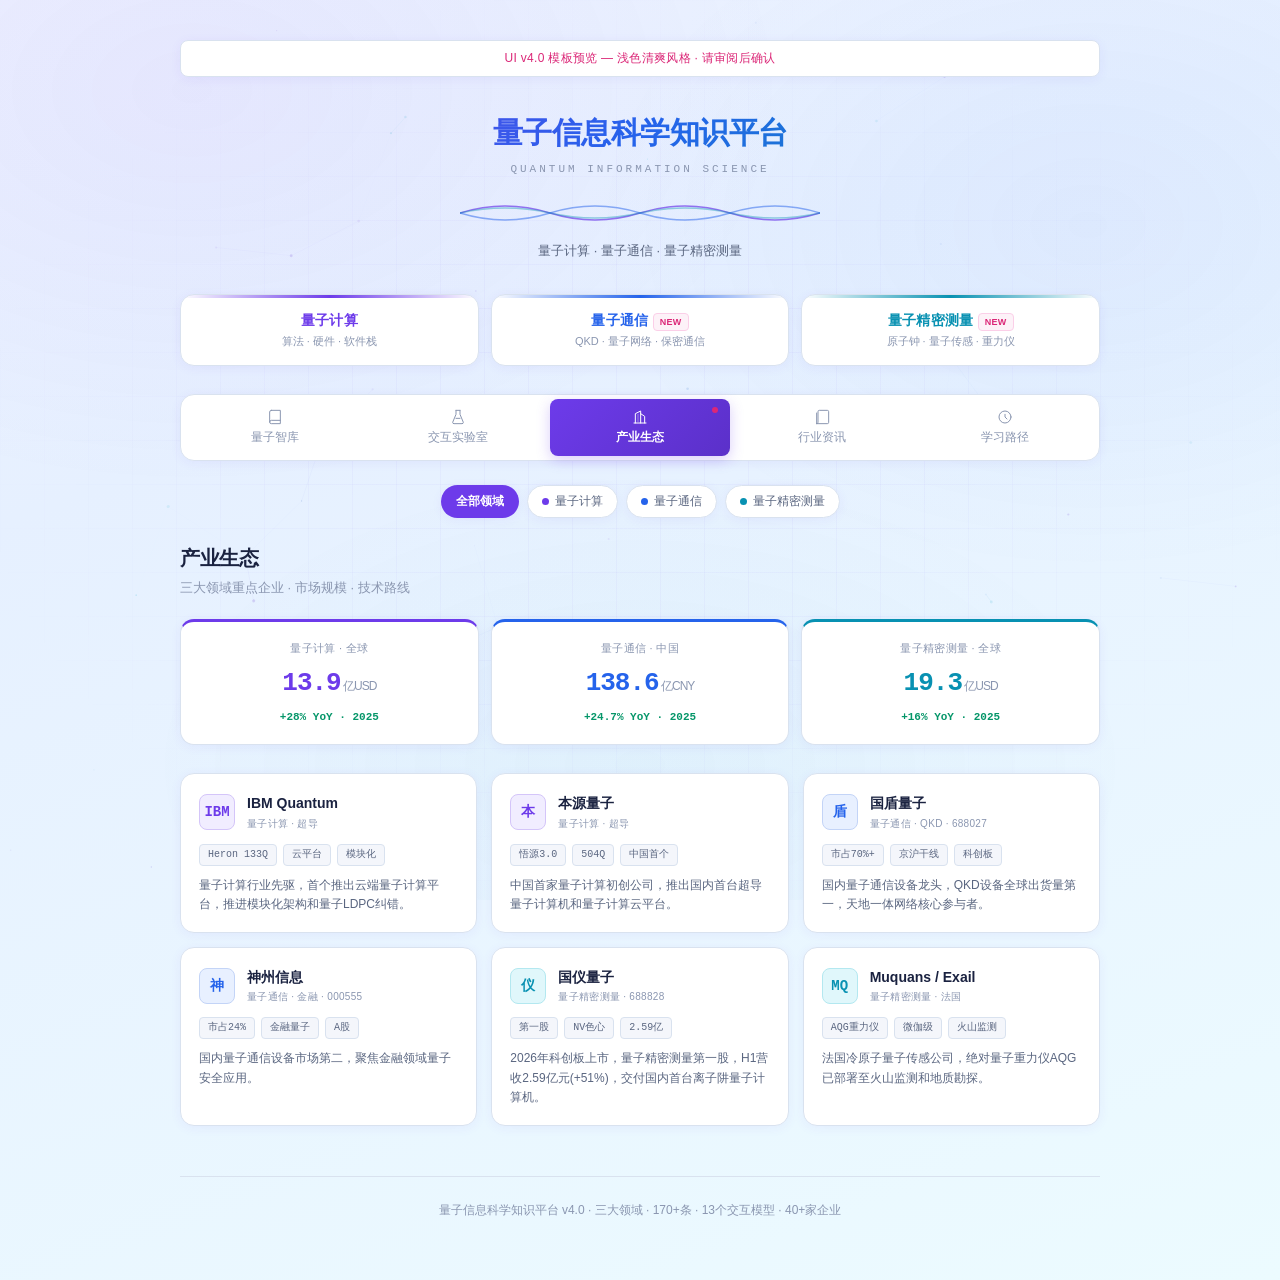
<file: ui-mockup-v4.html>
<!DOCTYPE html>
<html lang="zh-CN">
<head>
<meta charset="UTF-8">
<meta name="viewport" content="width=device-width, initial-scale=1.0">
<title>量子信息科学知识平台 v4.0 — UI模板预览</title>
<style>
:root {
  --bg: #f0f4ff;
  --bg-gradient: linear-gradient(160deg, #eef2ff 0%, #e6f0ff 30%, #ecfbff 100%);
  --card: #ffffff;
  --card-hover: #f8faff;
  --border: #d9e2ef;
  --border-hover: #b8c6e8;
  --text: #1a2240;
  --text-secondary: #5a6680;
  --text-muted: #8a96b0;
  --qc: #6d3bea;
  --qc-light: #f1edff;
  --qc-border: #d4c5f9;
  --qt: #2563eb;
  --qt-light: #e8f0ff;
  --qt-border: #c3d4f7;
  --qm: #0891b2;
  --qm-light: #e0f7fb;
  --qm-border: #b3e8f0;
  --accent: #db2777;
  --shadow: 0 2px 12px rgba(109,59,234,0.06);
  --shadow-hover: 0 8px 28px rgba(109,59,234,0.10);
  --radius: 14px;
  --radius-sm: 8px;
  --transition: all 0.25s cubic-bezier(0.4,0,0.2,1);
  --font-sans: -apple-system, BlinkMacSystemFont, "Segoe UI", "PingFang SC", "Hiragino Sans GB", "Microsoft YaHei", sans-serif;
  --font-mono: "SF Mono", "Fira Code", "Cascadia Code", "Courier New", monospace;
}
* { margin:0; padding:0; box-sizing:border-box; }
html { scroll-behavior:smooth; }
body {
  font-family: var(--font-sans);
  background: var(--bg-gradient);
  color: var(--text);
  line-height: 1.6;
  min-height: 100vh;
  overflow-x: hidden;
  position: relative;
}

/* ===== Quantum Background Effects ===== */
#bg-canvas {
  position: fixed; inset: 0; z-index: 0; pointer-events: none;
}
.bg-glow {
  position: fixed; inset: 0; z-index: 0; pointer-events: none;
  background:
    radial-gradient(ellipse 600px 400px at 15% 10%, rgba(109,59,234,0.06), transparent),
    radial-gradient(ellipse 500px 350px at 85% 25%, rgba(37,99,235,0.05), transparent),
    radial-gradient(ellipse 500px 300px at 50% 85%, rgba(8,145,178,0.04), transparent);
}
.bg-grid {
  position: fixed; inset: 0; z-index: 0; pointer-events: none;
  background-image:
    linear-gradient(rgba(109,59,234,0.035) 1px, transparent 1px),
    linear-gradient(90deg, rgba(109,59,234,0.035) 1px, transparent 1px);
  background-size: 44px 44px;
  mask-image: radial-gradient(ellipse at center, black 30%, transparent 75%);
  -webkit-mask-image: radial-gradient(ellipse at center, black 30%, transparent 75%);
}

.app {
  position: relative; z-index: 1;
  max-width: 960px; margin: 0 auto;
  padding: 40px 20px 60px;
}

/* ===== Preview Banner ===== */
.preview-banner {
  background: #fff;
  border: 1px solid var(--border);
  border-radius: var(--radius-sm);
  padding: 8px 16px;
  text-align: center;
  font-size: 12px;
  color: var(--accent);
  margin-bottom: 32px;
  letter-spacing: 0.3px;
  box-shadow: var(--shadow);
}

/* ===== Header ===== */
.header {
  text-align: center;
  margin-bottom: 32px;
}
.header h1 {
  font-size: 30px;
  font-weight: 700;
  letter-spacing: -0.5px;
  background: linear-gradient(135deg, #6d3bea 0%, #2563eb 50%, #0891b2 100%);
  -webkit-background-clip: text;
  -webkit-text-fill-color: transparent;
  background-clip: text;
  margin-bottom: 4px;
}
.header .subtitle {
  font-family: var(--font-mono);
  font-size: 11px;
  color: var(--text-muted);
  letter-spacing: 3px;
  text-transform: uppercase;
}
.header .header-desc {
  font-size: 13px;
  color: var(--text-secondary);
  margin-top: 10px;
}
.header-wave {
  margin: 16px auto 0;
  max-width: 360px;
  height: 36px;
}
.header-wave svg { width: 100%; height: 100%; }
.wave-path {
  fill: none;
  stroke-width: 1.5;
  stroke-linecap: round;
  opacity: 0.7;
}
.wave-path.w1 { stroke: var(--qc); animation: waveMove 4s ease-in-out infinite; }
.wave-path.w2 { stroke: var(--qt); animation: waveMove 4s ease-in-out infinite 0.5s; opacity: 0.5; }
.wave-path.w3 { stroke: var(--qm); animation: waveMove 4s ease-in-out infinite 1s; opacity: 0.4; }
@keyframes waveMove {
  0%,100% { transform: translateX(0); }
  50% { transform: translateX(8px); }
}

/* ===== Three Pillars ===== */
.pillars-row {
  display: flex;
  gap: 12px;
  margin-bottom: 28px;
}
.pillar {
  flex: 1;
  padding: 14px 16px;
  border-radius: var(--radius);
  background: var(--card);
  border: 1px solid var(--border);
  text-align: center;
  transition: var(--transition);
  position: relative;
  overflow: hidden;
  box-shadow: var(--shadow);
}
.pillar::before {
  content: "";
  position: absolute;
  top: 0; left: 0; right: 0;
  height: 3px;
  border-radius: var(--radius) var(--radius) 0 0;
}
.pillar.qc::before { background: linear-gradient(90deg, transparent, var(--qc), transparent); }
.pillar.qt::before { background: linear-gradient(90deg, transparent, var(--qt), transparent); }
.pillar.qm::before { background: linear-gradient(90deg, transparent, var(--qm), transparent); }
.pillar:hover { border-color: var(--border-hover); box-shadow: var(--shadow-hover); transform: translateY(-3px); }
.pillar-name { font-size: 14px; font-weight: 700; letter-spacing: 0.3px; }
.pillar.qc .pillar-name { color: var(--qc); }
.pillar.qt .pillar-name { color: var(--qt); }
.pillar.qm .pillar-name { color: var(--qm); }
.pillar-desc { font-size: 11px; color: var(--text-muted); margin-top: 2px; }
.pillar-new {
  display: inline-block;
  font-size: 9px;
  font-weight: 600;
  color: var(--accent);
  background: #fdf2f8;
  border: 1px solid #fbcfe8;
  padding: 1px 6px;
  border-radius: 4px;
  margin-left: 4px;
}

/* ===== Tab Bar ===== */
.tab-bar {
  display: flex;
  gap: 2px;
  background: var(--card);
  border: 1px solid var(--border);
  border-radius: var(--radius);
  padding: 4px;
  margin-bottom: 24px;
  box-shadow: var(--shadow);
}
.tab-btn {
  flex: 1;
  display: flex;
  flex-direction: column;
  align-items: center;
  gap: 4px;
  padding: 10px 8px;
  border: none;
  background: transparent;
  color: var(--text-muted);
  cursor: pointer;
  font-size: 12px;
  font-weight: 500;
  border-radius: var(--radius-sm);
  transition: var(--transition);
  position: relative;
}
.tab-btn:hover { color: var(--text); background: #f5f7ff; }
.tab-btn.active {
  color: #fff;
  font-weight: 600;
  background: linear-gradient(135deg, #6d3bea, #5b30c9);
  box-shadow: 0 4px 14px rgba(109,59,234,0.25);
}
.tab-dot {
  width: 6px; height: 6px;
  border-radius: 50%;
  background: var(--accent);
  position: absolute;
  top: 8px; right: 12px;
  animation: pulse 2s ease-in-out infinite;
}
@keyframes pulse {
  0%,100% { opacity: 0.4; }
  50% { opacity: 1; }
}

/* ===== Domain Filter ===== */
.domain-filter {
  display: flex;
  gap: 8px;
  justify-content: center;
  margin-bottom: 24px;
  flex-wrap: wrap;
}
.domain-pill {
  display: inline-flex;
  align-items: center;
  gap: 6px;
  padding: 6px 14px;
  background: var(--card);
  border: 1px solid var(--border);
  border-radius: 999px;
  font-size: 12px;
  color: var(--text-secondary);
  cursor: pointer;
  transition: var(--transition);
  box-shadow: var(--shadow);
}
.domain-pill:hover { border-color: var(--border-hover); transform: translateY(-1px); }
.domain-pill.active { font-weight: 600; color: #fff; border-color: transparent; }
.domain-pill.all.active { background: var(--qc); }
.domain-pill.qc.active { background: var(--qc); }
.domain-pill.qt.active { background: var(--qt); }
.domain-pill.qm.active { background: var(--qm); }
.domain-dot { width: 7px; height: 7px; border-radius: 50%; }
.domain-dot.qc { background: var(--qc); }
.domain-dot.qt { background: var(--qt); }
.domain-dot.qm { background: var(--qm); }
.domain-pill.active .domain-dot { background: #fff; }

/* ===== Section ===== */
.section-title {
  font-size: 20px;
  font-weight: 700;
  letter-spacing: -0.3px;
  color: var(--text);
  margin-bottom: 4px;
}
.section-subtitle {
  font-size: 13px;
  color: var(--text-muted);
  margin-bottom: 20px;
}

/* ===== Market Cards ===== */
.market-row {
  display: grid;
  grid-template-columns: repeat(3, 1fr);
  gap: 12px;
  margin-bottom: 28px;
}
.market-card {
  background: var(--card);
  border: 1px solid var(--border);
  border-radius: var(--radius);
  padding: 18px;
  text-align: center;
  box-shadow: var(--shadow);
  position: relative;
  overflow: hidden;
}
.market-card.qc { border-top: 3px solid var(--qc); }
.market-card.qt { border-top: 3px solid var(--qt); }
.market-card.qm { border-top: 3px solid var(--qm); }
.market-label { font-size: 11px; color: var(--text-muted); margin-bottom: 6px; letter-spacing: 0.3px; }
.market-value {
  font-family: var(--font-mono);
  font-size: 26px;
  font-weight: 700;
  letter-spacing: -1px;
}
.market-card.qc .market-value { color: var(--qc); }
.market-card.qt .market-value { color: var(--qt); }
.market-card.qm .market-value { color: var(--qm); }
.market-unit { font-size: 12px; color: var(--text-muted); font-family: var(--font-sans); font-weight: 400; }
.market-growth { font-size: 11px; color: #059669; margin-top: 4px; font-family: var(--font-mono); font-weight: 600; }

/* ===== Eco Grid ===== */
.eco-grid {
  display: grid;
  grid-template-columns: repeat(auto-fill, minmax(270px, 1fr));
  gap: 14px;
}
.eco-card {
  background: var(--card);
  border: 1px solid var(--border);
  border-radius: var(--radius);
  padding: 18px;
  box-shadow: var(--shadow);
  transition: var(--transition);
}
.eco-card:hover { border-color: var(--border-hover); box-shadow: var(--shadow-hover); transform: translateY(-3px); }
.eco-card-header { display: flex; align-items: center; gap: 12px; margin-bottom: 12px; }
.eco-logo {
  width: 36px; height: 36px;
  border-radius: 8px;
  display: flex; align-items: center; justify-content: center;
  font-size: 14px; font-weight: 700;
  flex-shrink: 0;
  font-family: var(--font-mono);
}
.eco-logo.qc { background: var(--qc-light); color: var(--qc); border: 1px solid var(--qc-border); }
.eco-logo.qt { background: var(--qt-light); color: var(--qt); border: 1px solid var(--qt-border); }
.eco-logo.qm { background: var(--qm-light); color: var(--qm); border: 1px solid var(--qm-border); }
.eco-name { font-size: 14px; font-weight: 700; color: var(--text); }
.eco-domain { font-size: 10px; color: var(--text-muted); margin-top: 1px; letter-spacing: 0.3px; }
.eco-info { display: flex; flex-wrap: wrap; gap: 6px; }
.eco-tag {
  font-size: 10px;
  font-family: var(--font-mono);
  padding: 2px 8px;
  border-radius: 4px;
  background: #f4f6fb;
  color: var(--text-secondary);
  border: 1px solid var(--border);
}
.eco-desc { font-size: 12px; color: var(--text-secondary); margin-top: 10px; line-height: 1.6; }

/* ===== Lab Section ===== */
.lab-domain-section {
  border-radius: var(--radius);
  padding: 20px;
  margin-bottom: 16px;
  border: 1px solid var(--border);
  background: var(--card);
  box-shadow: var(--shadow);
}
.lab-domain-section.qc { border-left: 4px solid var(--qc); }
.lab-domain-section.qt { border-left: 4px solid var(--qt); }
.lab-domain-section.qm { border-left: 4px solid var(--qm); }
.lab-domain-title {
  font-size: 14px;
  font-weight: 700;
  margin-bottom: 14px;
  display: flex;
  align-items: center;
  gap: 8px;
  color: var(--text);
}
.dm-dot { width: 8px; height: 8px; border-radius: 50%; }
.lab-domain-section.qc .dm-dot { background: var(--qc); }
.lab-domain-section.qt .dm-dot { background: var(--qt); }
.lab-domain-section.qm .dm-dot { background: var(--qm); }
.lab-new-tag {
  font-size: 9px;
  font-weight: 600;
  color: var(--accent);
  background: #fdf2f8;
  border: 1px solid #fbcfe8;
  padding: 1px 6px;
  border-radius: 4px;
}
.lab-count { font-size: 11px; color: var(--text-muted); margin-left: auto; }
.lab-models {
  display: grid;
  grid-template-columns: repeat(auto-fill, minmax(160px, 1fr));
  gap: 10px;
}
.lab-model-card {
  background: #f8faff;
  border: 1px solid var(--border);
  border-radius: var(--radius-sm);
  padding: 14px;
  text-align: center;
  transition: var(--transition);
}
.lab-model-card:hover { border-color: var(--border-hover); box-shadow: var(--shadow); transform: translateY(-2px); background: #fff; }
.lab-model-icon {
  width: 32px; height: 32px;
  border-radius: 6px;
  display: flex; align-items: center; justify-content: center;
  margin: 0 auto 8px;
  font-size: 14px; font-weight: 700;
  font-family: var(--font-mono);
}
.lab-model-card.qc .lab-model-icon { background: var(--qc-light); color: var(--qc); }
.lab-model-card.qt .lab-model-icon { background: var(--qt-light); color: var(--qt); }
.lab-model-card.qm .lab-model-icon { background: var(--qm-light); color: var(--qm); }
.lab-model-name { font-size: 12px; font-weight: 600; color: var(--text); }
.lab-model-desc { font-size: 10px; color: var(--text-muted); margin-top: 2px; }

/* ===== KB Placeholder ===== */
.kb-placeholder {
  background: var(--card);
  border: 1px solid var(--border);
  border-radius: var(--radius);
  padding: 28px;
  text-align: center;
  box-shadow: var(--shadow);
}
.kb-placeholder .ph-icon {
  width: 48px; height: 48px;
  margin: 0 auto 12px;
  border-radius: 10px;
  background: var(--qc-light);
  display: flex; align-items: center; justify-content: center;
}
.kb-placeholder p { font-size: 13px; color: var(--text-secondary); }
.kb-placeholder .ph-cats {
  display: flex; gap: 8px; justify-content: center; margin-top: 12px; flex-wrap: wrap;
}
.ph-cat {
  font-size: 11px;
  padding: 3px 10px;
  border-radius: 6px;
  background: #f8faff;
  border: 1px solid var(--border);
  font-weight: 600;
}

/* ===== Path ===== */
.path-container {
  background: var(--card);
  border: 1px solid var(--border);
  border-radius: var(--radius);
  padding: 24px;
  box-shadow: var(--shadow);
}
.path-step {
  display: flex;
  gap: 14px;
  padding: 16px 0;
  border-bottom: 1px solid var(--border);
}
.path-step:last-child { border-bottom: none; padding-bottom: 0; }
.path-step:first-child { padding-top: 0; }
.path-num {
  width: 32px; height: 32px;
  border-radius: 50%;
  display: flex; align-items: center; justify-content: center;
  font-size: 13px; font-weight: 700;
  font-family: var(--font-mono);
  flex-shrink: 0;
}
.path-num.s1 { background: var(--qc-light); color: var(--qc); border: 1px solid var(--qc-border); }
.path-num.s2 { background: var(--qt-light); color: var(--qt); border: 1px solid var(--qt-border); }
.path-num.s3 { background: var(--qm-light); color: var(--qm); border: 1px solid var(--qm-border); }
.path-content h4 { font-size: 14px; font-weight: 700; color: var(--text); margin-bottom: 3px; }
.path-content p { font-size: 12px; color: var(--text-secondary); }
.path-resources { display: flex; gap: 6px; flex-wrap: wrap; margin-top: 8px; }
.path-res-tag {
  font-size: 10px;
  font-family: var(--font-mono);
  padding: 2px 8px;
  border-radius: 4px;
  background: #f4f6fb;
  color: var(--text-muted);
  border: 1px solid var(--border);
}

/* ===== Footer ===== */
.footer {
  text-align: center;
  margin-top: 50px;
  padding-top: 24px;
  border-top: 1px solid var(--border);
  font-size: 12px;
  color: var(--text-muted);
}

/* ===== Responsive ===== */
@media (max-width: 640px) {
  .pillars-row { flex-direction: column; }
  .market-row { grid-template-columns: 1fr; }
  .tab-btn { font-size: 10px; padding: 8px 4px; }
  .tab-btn span { font-size: 10px; }
}
</style>
</head>
<body>

<canvas id="bg-canvas"></canvas>
<div class="bg-glow"></div>
<div class="bg-grid"></div>

<div class="app">
  <div class="preview-banner">
    UI v4.0 模板预览 — 浅色清爽风格 · 请审阅后确认
  </div>

  <!-- Header -->
  <header class="header">
    <h1>量子信息科学知识平台</h1>
    <p class="subtitle">Quantum Information Science</p>
    <div class="header-wave">
      <svg viewBox="0 0 360 36" preserveAspectRatio="none">
        <path class="wave-path w1" d="M0,18 Q45,4 90,18 T180,18 T270,18 T360,18"/>
        <path class="wave-path w2" d="M0,18 Q45,32 90,18 T180,18 T270,18 T360,18"/>
        <path class="wave-path w3" d="M0,18 Q45,8 90,18 T180,18 T270,18 T360,18"/>
      </svg>
    </div>
    <p class="header-desc">量子计算 · 量子通信 · 量子精密测量</p>
  </header>

  <!-- Three Pillars -->
  <div class="pillars-row">
    <div class="pillar qc">
      <div class="pillar-name">量子计算</div>
      <div class="pillar-desc">算法 · 硬件 · 软件栈</div>
    </div>
    <div class="pillar qt">
      <div class="pillar-name">量子通信<span class="pillar-new">NEW</span></div>
      <div class="pillar-desc">QKD · 量子网络 · 保密通信</div>
    </div>
    <div class="pillar qm">
      <div class="pillar-name">量子精密测量<span class="pillar-new">NEW</span></div>
      <div class="pillar-desc">原子钟 · 量子传感 · 重力仪</div>
    </div>
  </div>

  <!-- Tab Bar -->
  <nav class="tab-bar">
    <button class="tab-btn" onclick="switchPreview('kb', this)">
      <svg viewBox="0 0 24 24" width="16" height="16"><path fill="none" stroke="currentColor" stroke-width="1.5" stroke-linecap="round" d="M4 19.5A2.5 2.5 0 016.5 17H20M6.5 2H20v20H6.5A2.5 2.5 0 014 19.5v-15A2.5 2.5 0 016.5 2z"/></svg>
      <span>量子智库</span>
    </button>
    <button class="tab-btn" onclick="switchPreview('lab', this)">
      <svg viewBox="0 0 24 24" width="16" height="16"><path fill="none" stroke="currentColor" stroke-width="1.5" stroke-linecap="round" stroke-linejoin="round" d="M9 2v6L4 20a2 2 0 002 2h12a2 2 0 002-2L15 8V2M9 2h6M9 14h6"/></svg>
      <span>交互实验室</span>
    </button>
    <button class="tab-btn active" onclick="switchPreview('eco', this)">
      <span class="tab-dot"></span>
      <svg viewBox="0 0 24 24" width="16" height="16"><path fill="none" stroke="currentColor" stroke-width="1.5" stroke-linecap="round" d="M3 21h18M5 21V7l8-4v18M19 21V11l-6-4M9 9v.01M9 12v.01M9 15v.01M9 18v.01"/></svg>
      <span>产业生态</span>
    </button>
    <button class="tab-btn" onclick="switchPreview('news', this)">
      <svg viewBox="0 0 24 24" width="16" height="16"><path fill="none" stroke="currentColor" stroke-width="1.5" stroke-linecap="round" d="M4 22h16a2 2 0 002-2V4a2 2 0 00-2-2H8a2 2 0 00-2 2v16a2 2 0 01-2 2zm0 0V6"/></svg>
      <span>行业资讯</span>
    </button>
    <button class="tab-btn" onclick="switchPreview('path', this)">
      <svg viewBox="0 0 24 24" width="16" height="16"><path fill="none" stroke="currentColor" stroke-width="1.5" stroke-linecap="round" stroke-linejoin="round" d="M12 8v4l3 3M21 12a9 9 0 11-18 0 9 9 0 0118 0z"/></svg>
      <span>学习路径</span>
    </button>
  </nav>

  <!-- Domain Filter -->
  <div class="domain-filter">
    <div class="domain-pill all active" onclick="filterDomain(this)">
      <span>全部领域</span>
    </div>
    <div class="domain-pill qc" onclick="filterDomain(this)">
      <span class="domain-dot qc"></span>
      <span>量子计算</span>
    </div>
    <div class="domain-pill qt" onclick="filterDomain(this)">
      <span class="domain-dot qt"></span>
      <span>量子通信</span>
    </div>
    <div class="domain-pill qm" onclick="filterDomain(this)">
      <span class="domain-dot qm"></span>
      <span>量子精密测量</span>
    </div>
  </div>

  <!-- ===== 产业生态 ===== -->
  <div id="section-eco" class="preview-section">
    <h2 class="section-title">产业生态</h2>
    <p class="section-subtitle">三大领域重点企业 · 市场规模 · 技术路线</p>

    <div class="market-row">
      <div class="market-card qc">
        <div class="market-label">量子计算 · 全球</div>
        <div class="market-value">13.9<span class="market-unit"> 亿USD</span></div>
        <div class="market-growth">+28% YoY · 2025</div>
      </div>
      <div class="market-card qt">
        <div class="market-label">量子通信 · 中国</div>
        <div class="market-value">138.6<span class="market-unit"> 亿CNY</span></div>
        <div class="market-growth">+24.7% YoY · 2025</div>
      </div>
      <div class="market-card qm">
        <div class="market-label">量子精密测量 · 全球</div>
        <div class="market-value">19.3<span class="market-unit"> 亿USD</span></div>
        <div class="market-growth">+16% YoY · 2025</div>
      </div>
    </div>

    <div class="eco-grid">
      <div class="eco-card">
        <div class="eco-card-header">
          <div class="eco-logo qc">IBM</div>
          <div>
            <div class="eco-name">IBM Quantum</div>
            <div class="eco-domain">量子计算 · 超导</div>
          </div>
        </div>
        <div class="eco-info">
          <span class="eco-tag">Heron 133Q</span>
          <span class="eco-tag">云平台</span>
          <span class="eco-tag">模块化</span>
        </div>
        <div class="eco-desc">量子计算行业先驱，首个推出云端量子计算平台，推进模块化架构和量子LDPC纠错。</div>
      </div>

      <div class="eco-card">
        <div class="eco-card-header">
          <div class="eco-logo qc">本</div>
          <div>
            <div class="eco-name">本源量子</div>
            <div class="eco-domain">量子计算 · 超导</div>
          </div>
        </div>
        <div class="eco-info">
          <span class="eco-tag">悟源3.0</span>
          <span class="eco-tag">504Q</span>
          <span class="eco-tag">中国首个</span>
        </div>
        <div class="eco-desc">中国首家量子计算初创公司，推出国内首台超导量子计算机和量子计算云平台。</div>
      </div>

      <div class="eco-card">
        <div class="eco-card-header">
          <div class="eco-logo qt">盾</div>
          <div>
            <div class="eco-name">国盾量子</div>
            <div class="eco-domain">量子通信 · QKD · 688027</div>
          </div>
        </div>
        <div class="eco-info">
          <span class="eco-tag">市占70%+</span>
          <span class="eco-tag">京沪干线</span>
          <span class="eco-tag">科创板</span>
        </div>
        <div class="eco-desc">国内量子通信设备龙头，QKD设备全球出货量第一，天地一体网络核心参与者。</div>
      </div>

      <div class="eco-card">
        <div class="eco-card-header">
          <div class="eco-logo qt">神</div>
          <div>
            <div class="eco-name">神州信息</div>
            <div class="eco-domain">量子通信 · 金融 · 000555</div>
          </div>
        </div>
        <div class="eco-info">
          <span class="eco-tag">市占24%</span>
          <span class="eco-tag">金融量子</span>
          <span class="eco-tag">A股</span>
        </div>
        <div class="eco-desc">国内量子通信设备市场第二，聚焦金融领域量子安全应用。</div>
      </div>

      <div class="eco-card">
        <div class="eco-card-header">
          <div class="eco-logo qm">仪</div>
          <div>
            <div class="eco-name">国仪量子</div>
            <div class="eco-domain">量子精密测量 · 688828</div>
          </div>
        </div>
        <div class="eco-info">
          <span class="eco-tag">第一股</span>
          <span class="eco-tag">NV色心</span>
          <span class="eco-tag">2.59亿</span>
        </div>
        <div class="eco-desc">2026年科创板上市，量子精密测量第一股，H1营收2.59亿元(+51%)，交付国内首台离子阱量子计算机。</div>
      </div>

      <div class="eco-card">
        <div class="eco-card-header">
          <div class="eco-logo qm">MQ</div>
          <div>
            <div class="eco-name">Muquans / Exail</div>
            <div class="eco-domain">量子精密测量 · 法国</div>
          </div>
        </div>
        <div class="eco-info">
          <span class="eco-tag">AQG重力仪</span>
          <span class="eco-tag">微伽级</span>
          <span class="eco-tag">火山监测</span>
        </div>
        <div class="eco-desc">法国冷原子量子传感公司，绝对量子重力仪AQG已部署至火山监测和地质勘探。</div>
      </div>
    </div>
  </div>

  <!-- ===== 交互实验室 ===== -->
  <div id="section-lab" class="preview-section" style="display:none">
    <h2 class="section-title">交互实验室</h2>
    <p class="section-subtitle">三大领域 13 个交互模型</p>

    <div class="lab-domain-section qc">
      <div class="lab-domain-title"><span class="dm-dot"></span>量子计算<span class="lab-count">7 个</span></div>
      <div class="lab-models">
        <div class="lab-model-card qc"><div class="lab-model-icon">Q</div><div class="lab-model-name">Bloch球</div><div class="lab-model-desc">量子态可视化</div></div>
        <div class="lab-model-card qc"><div class="lab-model-icon">C</div><div class="lab-model-name">量子线路</div><div class="lab-model-desc">门操作构建</div></div>
        <div class="lab-model-card qc"><div class="lab-model-icon">E</div><div class="lab-model-name">纠缠演示</div><div class="lab-model-desc">Bell态测量</div></div>
        <div class="lab-model-card qc"><div class="lab-model-icon">W</div><div class="lab-model-name">双缝实验</div><div class="lab-model-desc">波粒二象性</div></div>
        <div class="lab-model-card qc"><div class="lab-model-icon">K</div><div class="lab-model-name">BB84</div><div class="lab-model-desc">密钥分发</div></div>
        <div class="lab-model-card qc"><div class="lab-model-icon">M</div><div class="lab-model-name">门矩阵</div><div class="lab-model-desc">酉变换</div></div>
        <div class="lab-model-card qc"><div class="lab-model-icon">D</div><div class="lab-model-name">量子掷骰</div><div class="lab-model-desc">叠加态坍缩</div></div>
      </div>
    </div>

    <div class="lab-domain-section qt">
      <div class="lab-domain-title"><span class="dm-dot"></span>量子通信 <span class="lab-new-tag">NEW</span><span class="lab-count">3 个</span></div>
      <div class="lab-models">
        <div class="lab-model-card qt"><div class="lab-model-icon">R</div><div class="lab-model-name">量子中继</div><div class="lab-model-desc">纠缠交换演示</div></div>
        <div class="lab-model-card qt"><div class="lab-model-icon">N</div><div class="lab-model-name">网络拓扑</div><div class="lab-model-desc">QKD网络结构</div></div>
        <div class="lab-model-card qt"><div class="lab-model-icon">V</div><div class="lab-model-name">QKD vs RSA</div><div class="lab-model-desc">安全对比</div></div>
      </div>
    </div>

    <div class="lab-domain-section qm">
      <div class="lab-domain-title"><span class="dm-dot"></span>量子精密测量 <span class="lab-new-tag">NEW</span><span class="lab-count">3 个</span></div>
      <div class="lab-models">
        <div class="lab-model-card qm"><div class="lab-model-icon">A</div><div class="lab-model-name">原子钟对比</div><div class="lab-model-desc">精度量级</div></div>
        <div class="lab-model-card qm"><div class="lab-model-icon">G</div><div class="lab-model-name">量子重力仪</div><div class="lab-model-desc">微伽级测量</div></div>
        <div class="lab-model-card qm"><div class="lab-model-icon">NV</div><div class="lab-model-name">NV色心磁力计</div><div class="lab-model-desc">心磁脑磁</div></div>
      </div>
    </div>
  </div>

  <!-- ===== 量子智库 ===== -->
  <div id="section-kb" class="preview-section" style="display:none">
    <h2 class="section-title">量子智库</h2>
    <p class="section-subtitle">170+ 条知识条目 · 三领域分类</p>
    <div class="kb-placeholder">
      <div class="ph-icon">
        <svg viewBox="0 0 24 24" width="24" height="24"><path fill="none" stroke="#6d3bea" stroke-width="1.5" stroke-linecap="round" d="M4 19.5A2.5 2.5 0 016.5 17H20M6.5 2H20v20H6.5A2.5 2.5 0 014 19.5v-15A2.5 2.5 0 016.5 2z"/></svg>
      </div>
      <p>搜索栏 + 分类筛选 + 知识条目卡片</p>
      <p style="font-size:12px;margin-top:4px;">保持 v3.0 交互逻辑，新增三领域分类筛选</p>
      <div class="ph-cats">
        <span class="ph-cat" style="color:var(--qc);border-color:var(--qc-border)">量子计算 107条</span>
        <span class="ph-cat" style="color:var(--qt);border-color:var(--qt-border)">量子通信 35+条</span>
        <span class="ph-cat" style="color:var(--qm);border-color:var(--qm-border)">量子精密测量 30+条</span>
      </div>
    </div>
  </div>

  <!-- ===== 学习路径 ===== -->
  <div id="section-path" class="preview-section" style="display:none">
    <h2 class="section-title">学习路径</h2>
    <p class="section-subtitle">从入门到进阶 · 结构化路线</p>
    <div class="path-container">
      <div class="path-step">
        <div class="path-num s1">1</div>
        <div class="path-content">
          <h4>入门 — 建立直觉</h4>
          <p>理解量子比特、叠加态、纠缠等基础概念。先玩 Bloch球和量子掷骰子。</p>
          <div class="path-resources">
            <span class="path-res-tag">量子计算第一课</span>
            <span class="path-res-tag">Bloch球</span>
            <span class="path-res-tag">术语表</span>
          </div>
        </div>
      </div>
      <div class="path-step">
        <div class="path-num s2">2</div>
        <div class="path-content">
          <h4>进阶 — 技术路线</h4>
          <p>超导/离子阱/光量子等硬件路线，QKD和量子传感器原理。</p>
          <div class="path-resources">
            <span class="path-res-tag">硬件对比</span>
            <span class="path-res-tag">QKD原理</span>
            <span class="path-res-tag">双缝实验</span>
            <span class="path-res-tag">门矩阵</span>
          </div>
        </div>
      </div>
      <div class="path-step">
        <div class="path-num s3">3</div>
        <div class="path-content">
          <h4>实战 — 工具与产业</h4>
          <p>Qiskit/Cirq 编写量子算法，了解产业生态，跟踪行业动态。</p>
          <div class="path-resources">
            <span class="path-res-tag">Qiskit</span>
            <span class="path-res-tag">线路模拟器</span>
            <span class="path-res-tag">产业生态</span>
            <span class="path-res-tag">资讯</span>
          </div>
        </div>
      </div>
    </div>
  </div>

  <footer class="footer">
    <p>量子信息科学知识平台 v4.0 · 三大领域 · 170+条 · 13个交互模型 · 40+家企业</p>
  </footer>
</div>

<script>
function switchPreview(tab, btn) {
  document.querySelectorAll('.tab-btn').forEach(b => b.classList.remove('active'));
  btn.classList.add('active');
  document.querySelectorAll('.preview-section').forEach(s => s.style.display = 'none');
  const map = { eco:'section-eco', lab:'section-lab', kb:'section-kb', news:'section-kb', path:'section-path' };
  const el = document.getElementById(map[tab]);
  if (el) el.style.display = 'block';
}

function filterDomain(el) {
  document.querySelectorAll('.domain-pill').forEach(p => p.classList.remove('active'));
  el.classList.add('active');
}

// ===== Animated Particle Network Background =====
(function() {
  const canvas = document.getElementById('bg-canvas');
  if (!canvas) return;
  const ctx = canvas.getContext('2d');
  let w, h, particles;

  function resize() {
    w = canvas.width = window.innerWidth;
    h = canvas.height = window.innerHeight;
    initParticles();
  }

  function initParticles() {
    const count = Math.min(50, Math.floor(w / 30));
    particles = [];
    for (let i = 0; i < count; i++) {
      particles.push({
        x: Math.random() * w,
        y: Math.random() * h,
        vx: (Math.random() - 0.5) * 0.25,
        vy: (Math.random() - 0.5) * 0.25,
        r: Math.random() * 1.2 + 0.4,
        hue: Math.random() < 0.4 ? 260 : (Math.random() < 0.5 ? 215 : 190),
        phase: Math.random() * Math.PI * 2,
      });
    }
  }

  function draw() {
    ctx.clearRect(0, 0, w, h);

    // Connections
    for (let i = 0; i < particles.length; i++) {
      const p = particles[i];
      for (let j = i + 1; j < particles.length; j++) {
        const q = particles[j];
        const dx = p.x - q.x, dy = p.y - q.y;
        const dist = Math.sqrt(dx * dx + dy * dy);
        if (dist < 110) {
          const alpha = (1 - dist / 110) * 0.12;
          ctx.strokeStyle = `hsla(${(p.hue + q.hue) / 2}, 65%, 55%, ${alpha})`;
          ctx.lineWidth = 0.5;
          ctx.beginPath();
          ctx.moveTo(p.x, p.y);
          ctx.lineTo(q.x, q.y);
          ctx.stroke();
        }
      }
    }

    // Particles
    particles.forEach(p => {
      p.x += p.vx;
      p.y += p.vy;
      p.phase += 0.02;
      if (p.x < 0 || p.x > w) p.vx *= -1;
      if (p.y < 0 || p.y > h) p.vy *= -1;

      const glow = 0.4 + Math.sin(p.phase) * 0.2;
      ctx.fillStyle = `hsla(${p.hue}, 60%, 55%, ${glow * 0.35})`;
      ctx.beginPath();
      ctx.arc(p.x, p.y, p.r, 0, Math.PI * 2);
      ctx.fill();
    });

    requestAnimationFrame(draw);
  }

  window.addEventListener('resize', resize);
  resize();
  draw();
})();
</script>
</body>
</html>
</file>
<file: style.css>
:root {
  --bg-primary: #f8fafc;
  --bg-gradient: linear-gradient(135deg, #f8fafc 0%, #eef2ff 50%, #faf5ff 100%);
  --bg-card: #ffffff;
  --bg-card-hover: #f8faff;
  --border-color: #e2e8f0;
  --border-hover: #c4b5fd;
  --text-primary: #1e293b;
  --text-secondary: #475569;
  --text-muted: #94a3b8;
  --accent-purple: #7c3aed;
  --accent-purple-light: #ede9fe;
  --accent-cyan: #0891b2;
  --accent-blue: #2563eb;
  --accent-pink: #db2777;
  --accent-green: #059669;
  --accent-orange: #ea580c;
  --accent-red: #dc2626;
  --shadow-sm: 0 1px 3px rgba(0, 0, 0, 0.06);
  --shadow-md: 0 4px 16px rgba(99, 102, 241, 0.08);
  --shadow-lg: 0 12px 32px rgba(99, 102, 241, 0.12);
  --shadow-glow: 0 0 24px rgba(124, 58, 237, 0.1);
  --radius: 16px;
  --radius-sm: 10px;
  --transition: all 0.3s cubic-bezier(0.4, 0, 0.2, 1);
}

* { margin: 0; padding: 0; box-sizing: border-box; }
html { scroll-behavior: smooth; }
body {
  font-family: -apple-system, BlinkMacSystemFont, "Segoe UI", "PingFang SC", "Hiragino Sans GB", "Microsoft YaHei", sans-serif;
  background: var(--bg-gradient);
  color: var(--text-primary);
  line-height: 1.7;
  min-height: 100vh;
  overflow-x: hidden;
  position: relative;
}

/* ===== Background Effects ===== */
.bg-particles { position: fixed; inset: 0; pointer-events: none; z-index: 0; overflow: hidden; }
.bg-particles::before, .bg-particles::after {
  content: ""; position: absolute; border-radius: 50%; filter: blur(60px); opacity: 0.4;
}
.bg-particles::before { width: 400px; height: 400px; background: radial-gradient(circle, rgba(124,58,237,0.15), transparent); top: -100px; right: -50px; animation: float1 15s ease-in-out infinite; }
.bg-particles::after { width: 350px; height: 350px; background: radial-gradient(circle, rgba(8,145,178,0.12), transparent); bottom: -80px; left: -50px; animation: float2 18s ease-in-out infinite; }
.bg-grid { position: fixed; inset: 0; background-image: linear-gradient(rgba(124,58,237,0.03) 1px, transparent 1px), linear-gradient(90deg, rgba(124,58,237,0.03) 1px, transparent 1px); background-size: 40px 40px; pointer-events: none; z-index: 0; mask-image: radial-gradient(ellipse at center, black 30%, transparent 80%); -webkit-mask-image: radial-gradient(ellipse at center, black 30%, transparent 80%); }
.particle { position: absolute; border-radius: 50%; pointer-events: none; animation: floatUp linear infinite; }
@keyframes float1 { 0%,100% { transform: translate(0,0); } 50% { transform: translate(-30px,40px); } }
@keyframes float2 { 0%,100% { transform: translate(0,0); } 50% { transform: translate(40px,-30px); } }
@keyframes floatUp { 0% { transform: translateY(100vh) translateX(0); opacity: 0; } 10% { opacity: 0.6; } 90% { opacity: 0.3; } 100% { transform: translateY(-100px) translateX(50px); opacity: 0; } }

.app { position: relative; z-index: 1; max-width: 960px; margin: 0 auto; padding: 36px 20px 60px; }

/* ===== Header ===== */
.header { text-align: center; margin-bottom: 28px; animation: fadeDown 0.8s ease-out; }
.header-hero { position: relative; display: flex; flex-direction: column; align-items: center; gap: 12px; margin-bottom: 12px; }
.atom-decoration { width: 80px; height: 80px; display: flex; align-items: center; justify-content: center; }
.atom-decoration svg { width: 100%; height: 100%; }
.atom-orbit { animation: orbitSpin 8s linear infinite; transform-origin: center; }
.atom-orbit:nth-child(2) { animation-duration: 12s; animation-direction: reverse; }
.atom-orbit:nth-child(3) { animation-duration: 15s; }
@keyframes orbitSpin { to { transform: rotate(360deg); } }
.logo-text h1 { font-size: 28px; font-weight: 800; background: linear-gradient(135deg, #7c3aed, #2563eb, #0891b2); -webkit-background-clip: text; -webkit-text-fill-color: transparent; background-clip: text; }
.subtitle { font-size: 13px; color: var(--text-muted); letter-spacing: 2px; text-transform: uppercase; margin-top: 2px; font-weight: 500; }
.header-wave { width: 100%; max-width: 500px; height: 30px; margin: 8px auto 0; opacity: 0.3; }
.header-wave svg { width: 100%; height: 100%; }
.wave-path { animation: waveMove 3s ease-in-out infinite; }
@keyframes waveMove { 0%,100% { transform: translateX(0); } 50% { transform: translateX(-20px); } }
.header-desc { font-size: 14px; color: var(--text-secondary); }

/* ===== Tab Bar ===== */
.tab-bar { position: relative; display: flex; gap: 4px; background: rgba(255,255,255,0.7); backdrop-filter: blur(10px); -webkit-backdrop-filter: blur(10px); border: 1.5px solid var(--border-color); border-radius: 14px; padding: 4px; margin-bottom: 24px; box-shadow: var(--shadow-md); animation: fadeIn 0.6s ease-out 0.2s backwards; }
.tab-btn { flex: 1; display: flex; flex-direction: column; align-items: center; gap: 4px; padding: 10px 8px; border: none; background: transparent; color: var(--text-muted); cursor: pointer; font-size: 13px; font-weight: 500; border-radius: 10px; transition: var(--transition); position: relative; z-index: 1; }
.tab-btn svg { transition: var(--transition); }
.tab-btn:hover { color: var(--accent-purple); }
.tab-btn:hover svg { transform: scale(1.15); }
.tab-btn.active { color: #fff; font-weight: 600; }
.tab-btn.active svg { transform: scale(1.1); }
.tab-indicator { position: absolute; top: 4px; bottom: 4px; border-radius: 10px; background: linear-gradient(135deg, #7c3aed, #6366f1); box-shadow: 0 4px 12px rgba(124,58,237,0.3); transition: left 0.4s cubic-bezier(0.4,0,0.2,1), width 0.4s cubic-bezier(0.4,0,0.2,1); z-index: 0; }

/* ===== Tab Panels ===== */
.tab-panel { display: none; animation: panelIn 0.5s cubic-bezier(0.4,0,0.2,1); }
.tab-panel.active { display: block; }
@keyframes panelIn { from { opacity: 0; transform: translateY(16px); } to { opacity: 1; transform: translateY(0); } }

/* ===== Search ===== */
.search-section { position: relative; margin-bottom: 20px; animation: fadeIn 0.6s ease-out 0.2s backwards; }
.search-box { display: flex; align-items: center; gap: 12px; background: #fff; border: 1.5px solid var(--border-color); border-radius: 28px; padding: 4px 16px; box-shadow: var(--shadow-md); transition: var(--transition); }
.search-box:focus-within { border-color: var(--accent-purple); box-shadow: 0 0 0 4px rgba(124,58,237,0.08), var(--shadow-lg); transform: translateY(-1px); }
.search-icon { color: var(--text-muted); flex-shrink: 0; transition: var(--transition); }
.search-box:focus-within .search-icon { color: var(--accent-purple); }
.search-box input { flex: 1; background: none; border: none; outline: none; color: var(--text-primary); font-size: 16px; padding: 14px 0; font-family: inherit; }
.search-box input::placeholder { color: var(--text-muted); }
.clear-btn { background: none; border: none; color: var(--text-muted); cursor: pointer; padding: 8px; border-radius: 50%; display: flex; transition: var(--transition); }
.clear-btn:hover { color: var(--accent-pink); background: rgba(219,39,119,0.08); }
.random-btn { background: linear-gradient(135deg, #7c3aed, #2563eb); border: none; color: #fff; cursor: pointer; padding: 10px; border-radius: 12px; display: flex; align-items: center; justify-content: center; transition: var(--transition); flex-shrink: 0; box-shadow: 0 2px 8px rgba(124,58,237,0.2); }
.random-btn:hover { transform: rotate(180deg) scale(1.1); box-shadow: 0 4px 16px rgba(124,58,237,0.3); }
.suggestions { position: absolute; top: calc(100% + 6px); left: 0; right: 0; background: #fff; border: 1.5px solid var(--border-color); border-radius: 12px; box-shadow: var(--shadow-lg); overflow: hidden; z-index: 100; max-height: 320px; overflow-y: auto; }
.suggestion-item { display: flex; align-items: center; padding: 10px 16px; font-size: 14px; color: var(--text-secondary); cursor: pointer; transition: var(--transition); border-bottom: 1px solid var(--border-color); }
.suggestion-item:last-child { border-bottom: none; }
.suggestion-item:hover { background: var(--accent-purple-light); color: var(--accent-purple); }

/* ===== Categories ===== */
.categories { display: flex; flex-wrap: wrap; gap: 10px; margin-bottom: 20px; justify-content: center; padding: 14px; background: rgba(255,255,255,0.5); border: 1px dashed var(--border-color); border-radius: 14px; animation: fadeIn 0.6s ease-out 0.3s backwards; }
.cat-pill { display: inline-flex; align-items: center; gap: 6px; padding: 7px 16px; background: #fff; border: 1.5px solid var(--border-color); border-radius: 100px; font-size: 13px; color: var(--text-secondary); cursor: pointer; transition: var(--transition); white-space: nowrap; box-shadow: var(--shadow-sm); }
.cat-pill:hover { border-color: var(--border-hover); color: var(--text-primary); transform: translateY(-2px); box-shadow: var(--shadow-md); }
.cat-pill.active { color: #fff; font-weight: 600; border-color: transparent; box-shadow: 0 3px 10px rgba(0,0,0,0.12); }
.cat-pill .cat-dot { width: 8px; height: 8px; border-radius: 50%; flex-shrink: 0; }
.cat-pill .cat-count { font-size: 11px; opacity: 0.6; margin-left: 2px; }

/* ===== Results Meta ===== */
.results-meta { display: flex; justify-content: space-between; align-items: center; margin-bottom: 16px; padding: 0 4px; }
.result-count { font-size: 14px; color: var(--text-secondary); }
.result-count strong { color: var(--accent-purple); font-weight: 700; }
.last-updated { font-size: 12px; color: var(--text-muted); }

/* ===== Entry Cards ===== */
.results { display: flex; flex-direction: column; gap: 14px; min-height: 200px; }
.entry-card { background: var(--bg-card); border: 1.5px solid var(--border-color); border-radius: var(--radius); overflow: hidden; transition: var(--transition); animation: fadeInUp 0.4s ease-out backwards; box-shadow: var(--shadow-sm); }
.entry-card:hover { border-color: var(--border-hover); background: var(--bg-card-hover); box-shadow: var(--shadow-lg); transform: translateY(-2px); }
.entry-card.expanded { border-color: var(--accent-purple); box-shadow: var(--shadow-lg); }
.entry-header { display: flex; align-items: flex-start; gap: 12px; padding: 18px 20px; cursor: pointer; }
.entry-badge { display: inline-flex; align-items: center; gap: 5px; padding: 3px 10px; border-radius: 100px; font-size: 11px; font-weight: 600; white-space: nowrap; flex-shrink: 0; margin-top: 4px; }
.entry-body { flex: 1; min-width: 0; }
.entry-question { font-size: 16px; font-weight: 600; color: var(--text-primary); margin-bottom: 4px; line-height: 1.5; }
.entry-subcategory { font-size: 12px; color: var(--text-muted); }
.entry-arrow { flex-shrink: 0; margin-top: 6px; color: var(--text-muted); transition: var(--transition); }
.entry-card.expanded .entry-arrow { transform: rotate(180deg); color: var(--accent-purple); }
.entry-answer { max-height: 0; overflow: hidden; transition: max-height 0.5s cubic-bezier(0.4,0,0.2,1); }
.entry-card.expanded .entry-answer { max-height: 2500px; }
.entry-answer-inner { margin: 0 20px; padding: 14px 0 18px; font-size: 14px; color: var(--text-secondary); line-height: 1.8; white-space: pre-line; border-top: 1px solid var(--border-color); }
.entry-tags { display: flex; flex-wrap: wrap; gap: 6px; margin-top: 12px; }
.tag { font-size: 11px; padding: 2px 8px; background: var(--accent-purple-light); border: 1px solid rgba(124,58,237,0.15); border-radius: 6px; color: var(--accent-purple); }
.highlight { background: linear-gradient(120deg, transparent, #fde68a, transparent); color: var(--text-primary); padding: 0 3px; border-radius: 3px; font-weight: 600; }
.related-section { margin-top: 16px; padding: 12px 16px; background: linear-gradient(135deg, rgba(124,58,237,0.04), rgba(37,99,235,0.04)); border-radius: 12px; border: 1px solid rgba(124,58,237,0.1); }
.related-title { font-size: 13px; font-weight: 600; color: var(--accent-purple); margin-bottom: 8px; }
.related-list { display: flex; flex-direction: column; gap: 6px; }
.related-item { display: flex; align-items: center; gap: 8px; padding: 6px 10px; border-radius: 8px; cursor: pointer; font-size: 13px; color: var(--text-secondary); transition: var(--transition); }
.related-item:hover { background: var(--accent-purple-light); color: var(--accent-purple); }
.related-dot { width: 6px; height: 6px; border-radius: 50%; flex-shrink: 0; }

/* Empty / Loading */
.empty-state, .loading { text-align: center; padding: 60px 20px; color: var(--text-muted); }
.empty-state svg, .loading .loader { margin-bottom: 16px; }
.loader { width: 36px; height: 36px; border: 3px solid var(--border-color); border-top-color: var(--accent-purple); border-radius: 50%; animation: spin 0.8s linear infinite; margin: 0 auto; }

/* ===== Lab Section ===== */
.lab-intro { text-align: center; margin-bottom: 28px; }
.lab-title { font-size: 22px; font-weight: 700; background: linear-gradient(135deg, #7c3aed, #2563eb); -webkit-background-clip: text; -webkit-text-fill-color: transparent; background-clip: text; margin-bottom: 6px; }
.lab-desc { font-size: 14px; color: var(--text-secondary); }
.lab-grid { display: grid; grid-template-columns: 1fr; gap: 20px; }
.lab-card { background: #fff; border: 1.5px solid var(--border-color); border-radius: 20px; padding: 24px; box-shadow: var(--shadow-md); transition: var(--transition); animation: fadeInUp 0.5s ease-out backwards; position: relative; overflow: hidden; }
.lab-card::before { content: ""; position: absolute; top: 0; left: 0; right: 0; height: 4px; background: linear-gradient(90deg, #7c3aed, #6366f1, #2563eb); border-radius: 20px 20px 0 0; opacity: 0; transition: var(--transition); }
.lab-card:hover { border-color: var(--border-hover); box-shadow: var(--shadow-lg); transform: translateY(-3px); }
.lab-card:hover::before { opacity: 1; }
.lab-card-header { display: flex; align-items: center; gap: 14px; margin-bottom: 12px; padding-bottom: 12px; border-bottom: 1px solid var(--border-color); }
.lab-icon { width: 44px; height: 44px; border-radius: 12px; background: linear-gradient(135deg, #7c3aed, #6366f1); color: #fff; font-size: 20px; font-weight: 700; display: flex; align-items: center; justify-content: center; flex-shrink: 0; font-family: "Courier New", monospace; box-shadow: 0 4px 12px rgba(124,58,237,0.25); }
.lab-card-title { font-size: 17px; font-weight: 700; color: var(--text-primary); }
.lab-card-sub { font-size: 12px; color: var(--text-muted); }
.lab-card-desc { font-size: 13px; color: var(--text-secondary); line-height: 1.7; margin-bottom: 18px; padding: 12px 16px; background: linear-gradient(135deg, rgba(124,58,237,0.04), rgba(37,99,235,0.04)); border-radius: 12px; border-left: 3px solid var(--accent-purple); }
.lab-card-desc strong { color: var(--accent-purple); font-weight: 600; }
.lab-card-desc .desc-tag { display: inline-block; font-size: 11px; padding: 1px 8px; border-radius: 4px; background: var(--accent-purple-light); color: var(--accent-purple); margin-right: 4px; font-weight: 600; }

/* Bloch Sphere */
.bloch-wrapper { display: flex; justify-content: center; }
.bloch-container { display: flex; gap: 32px; align-items: center; flex-wrap: wrap; justify-content: center; }
.bloch-controls { display: flex; flex-direction: column; gap: 16px; align-items: center; }
.bloch-state-label { font-family: "Courier New", monospace; font-size: 18px; font-weight: 700; color: var(--accent-purple); background: var(--accent-purple-light); padding: 8px 20px; border-radius: 12px; border: 1px solid rgba(124,58,237,0.2); min-height: 40px; display: flex; align-items: center; }
.bloch-gates { display: flex; gap: 8px; flex-wrap: wrap; justify-content: center; }
.gate-btn { min-width: 44px; height: 44px; padding: 0 12px; border: 2px solid var(--accent-purple); background: #fff; color: var(--accent-purple); border-radius: 10px; font-size: 15px; font-weight: 700; cursor: pointer; transition: var(--transition); display: flex; align-items: center; justify-content: center; font-family: "Courier New", monospace; white-space: nowrap; overflow: visible; }
.gate-btn:hover { background: var(--accent-purple); color: #fff; transform: translateY(-2px); box-shadow: 0 4px 12px rgba(124,58,237,0.3); }
.gate-btn:active { transform: translateY(0); }
.gate-btn.reset { padding: 0 16px; font-size: 13px; border-color: var(--text-muted); color: var(--text-secondary); font-family: inherit; }
.gate-btn.reset:hover { background: var(--text-muted); color: #fff; }
.gate-btn.wide { padding: 0 18px; font-size: 13px; font-family: inherit; font-weight: 600; }
.bloch-info { font-size: 12px; color: var(--text-muted); text-align: center; line-height: 1.6; max-width: 220px; }
#blochVector, #blochPoint { transition: all 0.4s cubic-bezier(0.34,1.56,0.64,1); }

/* Circuit Simulator */
.circuit-wrapper { display: flex; flex-direction: column; gap: 16px; }
.circuit-gate-palette { display: flex; gap: 8px; flex-wrap: wrap; justify-content: center; padding: 12px; background: var(--accent-purple-light); border-radius: 12px; }
.circuit-gate-option { padding: 8px 14px; background: #fff; border: 2px solid var(--accent-purple); color: var(--accent-purple); border-radius: 8px; font-weight: 700; cursor: pointer; font-family: "Courier New", monospace; transition: var(--transition); user-select: none; }
.circuit-gate-option:hover { background: var(--accent-purple); color: #fff; transform: translateY(-2px); }
.circuit-board { background: #f1f5f9; border: 1.5px solid var(--border-color); border-radius: 12px; padding: 16px; overflow-x: auto; }
.circuit-row { display: flex; align-items: center; gap: 4px; margin-bottom: 8px; min-width: max-content; }
.circuit-qubit-label { font-family: "Courier New", monospace; font-weight: 700; font-size: 14px; color: var(--accent-purple); width: 36px; text-align: right; flex-shrink: 0; }
.circuit-wire { height: 2px; flex: 1; min-width: 20px; background: var(--border-color); }
.circuit-slot { width: 48px; height: 48px; border: 2px dashed var(--border-color); border-radius: 8px; display: flex; align-items: center; justify-content: center; cursor: pointer; transition: var(--transition); flex-shrink: 0; background: #fff; }
.circuit-slot:hover { border-color: var(--accent-purple); background: var(--accent-purple-light); }
.circuit-slot.has-gate { border: 2px solid var(--accent-purple); background: var(--accent-purple); color: #fff; font-weight: 700; font-family: "Courier New", monospace; }
.circuit-controls { display: flex; gap: 12px; justify-content: center; }
.circuit-prob { background: #f8fafc; border: 1px solid var(--border-color); border-radius: 12px; padding: 16px; }
.circuit-prob-title { font-size: 13px; font-weight: 600; color: var(--text-secondary); margin-bottom: 10px; }
.prob-bar-row { display: flex; align-items: center; gap: 8px; margin-bottom: 6px; }
.prob-bar-label { font-family: "Courier New", monospace; font-size: 12px; font-weight: 600; color: var(--text-primary); width: 50px; }
.prob-bar-track { flex: 1; height: 20px; background: var(--border-color); border-radius: 4px; overflow: hidden; }
.prob-bar-fill { height: 100%; background: linear-gradient(90deg, #7c3aed, #6366f1); border-radius: 4px; transition: width 0.5s ease; }
.prob-bar-value { font-size: 12px; color: var(--text-muted); width: 50px; text-align: right; }

/* Entanglement Demo */
.entangle-wrapper { display: flex; flex-direction: column; align-items: center; gap: 20px; }
.entangle-stage { display: flex; align-items: center; gap: 40px; justify-content: center; flex-wrap: wrap; }
.entangle-qubit { display: flex; flex-direction: column; align-items: center; gap: 8px; }
.entangle-circle { width: 80px; height: 80px; border-radius: 50%; border: 3px solid var(--accent-purple); display: flex; align-items: center; justify-content: center; font-size: 28px; font-weight: 700; font-family: "Courier New", monospace; color: var(--accent-purple); background: var(--accent-purple-light); transition: var(--transition); cursor: pointer; }
.entangle-circle.measured { background: var(--accent-purple); color: #fff; }
.entangle-circle:hover { transform: scale(1.1); box-shadow: var(--shadow-glow); }
.entangle-label { font-size: 13px; color: var(--text-muted); }
.entangle-link { display: flex; flex-direction: column; align-items: center; gap: 4px; }
.entangle-line { width: 60px; height: 2px; background: linear-gradient(90deg, var(--accent-purple), var(--accent-blue)); position: relative; }
.entangle-link-icon { font-size: 20px; color: var(--accent-blue); animation: pulse 2s ease-in-out infinite; }
@keyframes pulse { 0%,100% { opacity: 0.5; transform: scale(1); } 50% { opacity: 1; transform: scale(1.2); } }
.entangle-actions { display: flex; gap: 12px; flex-wrap: wrap; justify-content: center; }
.entangle-result { text-align: center; font-size: 14px; color: var(--text-secondary); min-height: 24px; padding: 8px 16px; border-radius: 8px; background: var(--accent-purple-light); opacity: 0; transition: var(--transition); }
.entangle-result.show { opacity: 1; }

/* Double-Slit */
.slit-wrapper { display: flex; flex-direction: column; align-items: center; gap: 16px; }
.slit-canvas { border: 1.5px solid var(--border-color); border-radius: 12px; background: #0f172a; }
.slit-controls { display: flex; gap: 12px; flex-wrap: wrap; justify-content: center; align-items: center; }
.slit-toggle { display: flex; align-items: center; gap: 8px; font-size: 13px; color: var(--text-secondary); }
.slit-switch { width: 44px; height: 24px; border-radius: 12px; background: var(--border-color); cursor: pointer; position: relative; transition: var(--transition); }
.slit-switch.on { background: var(--accent-purple); }
.slit-switch::after { content: ""; position: absolute; top: 2px; left: 2px; width: 20px; height: 20px; border-radius: 50%; background: #fff; transition: var(--transition); }
.slit-switch.on::after { left: 22px; }
.slit-counter { font-size: 13px; color: var(--text-muted); }

/* BB84 */
.bb84-wrapper { display: flex; flex-direction: column; gap: 16px; }
.bb84-stage { display: flex; gap: 8px; flex-wrap: wrap; justify-content: center; }
.bb84-step { display: flex; flex-direction: column; align-items: center; gap: 6px; min-width: 80px; }
.bb84-step-label { font-size: 11px; color: var(--text-muted); font-weight: 600; }
.bb84-bit-box { width: 44px; height: 44px; border-radius: 8px; border: 2px solid var(--border-color); display: flex; align-items: center; justify-content: center; font-family: "Courier New", monospace; font-size: 18px; font-weight: 700; transition: var(--transition); }
.bb84-bit-box.alice { border-color: var(--accent-blue); color: var(--accent-blue); }
.bb84-bit-box.eve { border-color: var(--accent-red); color: var(--accent-red); }
.bb84-bit-box.bob { border-color: var(--accent-green); color: var(--accent-green); }
.bb84-bit-box.match { background: var(--accent-green); color: #fff; border-color: var(--accent-green); }
.bb84-bit-box.mismatch { background: rgba(220,38,38,0.1); border-color: var(--accent-red); }
.bb84-arrow { color: var(--text-muted); font-size: 20px; align-self: center; }
.bb84-controls { display: flex; gap: 12px; justify-content: center; }
.bb84-stats { display: flex; gap: 20px; justify-content: center; flex-wrap: wrap; }
.bb84-stat { text-align: center; }
.bb84-stat-value { font-size: 24px; font-weight: 700; color: var(--accent-purple); }
.bb84-stat-label { font-size: 12px; color: var(--text-muted); }

/* Matrix View */
.matrix-wrapper { display: flex; flex-direction: column; gap: 16px; align-items: center; }
.matrix-gate-selector { display: flex; gap: 8px; flex-wrap: wrap; justify-content: center; }
.matrix-display { font-family: "Courier New", monospace; font-size: 16px; color: var(--text-primary); background: #f8fafc; border: 1px solid var(--border-color); border-radius: 12px; padding: 24px 32px; }
.matrix-row { display: flex; gap: 24px; }
.matrix-cell { min-width: 50px; text-align: center; }
.matrix-bracket { font-size: 48px; color: var(--accent-purple); font-weight: 100; }
.matrix-info { font-size: 13px; color: var(--text-muted); text-align: center; max-width: 400px; line-height: 1.6; }

/* ===== News Section ===== */
.news-header { display: flex; justify-content: space-between; align-items: flex-end; margin-bottom: 20px; }
.section-title-large { font-size: 24px; font-weight: 700; color: var(--text-primary); }
.news-subtitle { font-size: 14px; color: var(--text-secondary); margin-top: 4px; }
.news-update-badge { font-size: 12px; color: var(--accent-green); background: rgba(5,150,105,0.08); padding: 6px 14px; border-radius: 100px; border: 1px solid rgba(5,150,105,0.15); }
.news-filter-bar { display: flex; gap: 8px; margin-bottom: 20px; flex-wrap: wrap; }
.news-filter-btn { padding: 6px 16px; background: #fff; border: 1.5px solid var(--border-color); border-radius: 100px; font-size: 13px; color: var(--text-secondary); cursor: pointer; transition: var(--transition); }
.news-filter-btn:hover { border-color: var(--accent-orange); color: var(--accent-orange); }
.news-filter-btn.active { background: var(--accent-orange); color: #fff; border-color: var(--accent-orange); font-weight: 600; }
.news-timeline { display: flex; flex-direction: column; gap: 16px; }
.news-item { background: #fff; border: 1.5px solid var(--border-color); border-radius: var(--radius); padding: 20px; transition: var(--transition); box-shadow: var(--shadow-sm); animation: fadeInUp 0.4s ease-out backwards; position: relative; overflow: hidden; }
.news-item::before { content: ""; position: absolute; top: 0; left: 0; bottom: 0; width: 4px; }
.news-item.cat-breakthrough::before { background: var(--accent-red); }
.news-item.cat-industry::before { background: var(--accent-green); }
.news-item.cat-policy::before { background: var(--accent-blue); }
.news-item.cat-archive::before { background: var(--accent-purple); }
.news-item:hover { border-color: #fdba74; transform: translateY(-2px); box-shadow: var(--shadow-lg); }
.news-item-date { font-size: 12px; color: var(--text-muted); margin-bottom: 6px; display: flex; align-items: center; gap: 8px; }
.news-item-cat { font-size: 11px; font-weight: 600; padding: 2px 8px; border-radius: 4px; }
.news-item-title { font-size: 16px; font-weight: 600; color: var(--text-primary); margin-bottom: 8px; line-height: 1.4; }
.news-item-summary { font-size: 14px; color: var(--text-secondary); line-height: 1.6; }
.news-item-source { font-size: 12px; color: var(--text-muted); margin-top: 8px; }
.news-item-source a { color: var(--accent-blue); text-decoration: none; }
.news-item-source a:hover { text-decoration: underline; }
.news-archive-divider { text-align: center; font-size: 13px; color: var(--text-muted); margin: 24px 0 16px; position: relative; }
.news-archive-divider::before, .news-archive-divider::after { content: ""; position: absolute; top: 50%; width: 30%; height: 1px; background: var(--border-color); }
.news-archive-divider::before { left: 0; }
.news-archive-divider::after { right: 0; }

/* ===== Timeline Section ===== */
.tl-intro { text-align: center; margin-bottom: 28px; }
.tl-subtitle { font-size: 14px; color: var(--text-secondary); margin-top: 4px; }
.tl-era-bar { display: flex; gap: 8px; margin-bottom: 32px; justify-content: center; flex-wrap: wrap; }
.tl-era-pill { padding: 6px 16px; border: 1.5px solid var(--border-color); border-radius: 100px; font-size: 12px; color: var(--text-secondary); cursor: pointer; transition: var(--transition); background: #fff; }
.tl-era-pill:hover { border-color: var(--accent-blue); color: var(--accent-blue); }
.tl-era-pill.active { background: var(--accent-blue); color: #fff; border-color: var(--accent-blue); font-weight: 600; }
.tl-vertical { position: relative; padding-left: 32px; }
.tl-vertical::before { content: ""; position: absolute; left: 8px; top: 0; bottom: 0; width: 2px; background: linear-gradient(180deg, #6366f1, #7c3aed, #2563eb, #0891b2); border-radius: 1px; }
.tl-event { position: relative; margin-bottom: 28px; animation: fadeInUp 0.5s ease-out backwards; }
.tl-event-dot { position: absolute; left: -32px; top: 4px; width: 18px; height: 18px; border-radius: 50%; border: 3px solid #fff; box-shadow: 0 0 0 2px var(--border-color); z-index: 1; transition: var(--transition); }
.tl-event:hover .tl-event-dot { transform: scale(1.3); box-shadow: 0 0 0 2px currentColor, 0 0 16px currentColor; }
.tl-event-card { background: #fff; border: 1.5px solid var(--border-color); border-radius: var(--radius); padding: 18px 22px; box-shadow: var(--shadow-sm); transition: var(--transition); }
.tl-event-card:hover { border-color: var(--border-hover); box-shadow: var(--shadow-lg); transform: translateX(4px); }
.tl-event-year { font-size: 20px; font-weight: 800; margin-bottom: 4px; }
.tl-event-title { font-size: 16px; font-weight: 600; color: var(--text-primary); margin-bottom: 6px; }
.tl-event-desc { font-size: 14px; color: var(--text-secondary); line-height: 1.6; }
.tl-event-tags { display: flex; gap: 6px; margin-top: 10px; flex-wrap: wrap; }
.tl-event-tag { font-size: 11px; padding: 2px 8px; border-radius: 6px; background: var(--accent-purple-light); color: var(--accent-purple); }

/* ===== Footer ===== */
.footer { text-align: center; margin-top: 50px; padding-top: 24px; border-top: 1px solid var(--border-color); font-size: 13px; color: var(--text-muted); }
.footer-note { margin-top: 4px; font-size: 12px; opacity: 0.7; }

/* ===== Animations ===== */
@keyframes spin { to { transform: rotate(360deg); } }
@keyframes fadeDown { from { opacity: 0; transform: translateY(-20px); } to { opacity: 1; transform: translateY(0); } }
@keyframes fadeIn { from { opacity: 0; } to { opacity: 1; } }
@keyframes fadeInUp { from { opacity: 0; transform: translateY(12px); } to { opacity: 1; transform: translateY(0); } }

/* ===== Responsive ===== */
@media (max-width: 640px) {
  .app { padding: 24px 12px 40px; }
  .header-hero { gap: 8px; }
  .atom-decoration { width: 60px; height: 60px; }
  .logo-text h1 { font-size: 22px; }
  .header-desc { font-size: 13px; }
  .search-box input { font-size: 15px; }
  .categories { justify-content: flex-start; overflow-x: auto; flex-wrap: nowrap; padding-bottom: 4px; -webkit-overflow-scrolling: touch; }
  .cat-pill { font-size: 12px; padding: 6px 12px; }
  .entry-header { padding: 14px 16px; gap: 8px; }
  .entry-question { font-size: 15px; }
  .entry-answer-inner { font-size: 13px; padding: 14px 16px 16px; margin: 0; }
  .results-meta { flex-direction: column; align-items: flex-start; gap: 4px; }
  .tab-btn { font-size: 11px; padding: 8px 4px; }
  .tab-btn span { font-size: 11px; }
  .lab-card { padding: 16px; }
  .lab-grid { gap: 14px; }
  .bloch-container { gap: 20px; flex-direction: column; }
  .entangle-stage { gap: 20px; }
  .news-header { flex-direction: column; align-items: flex-start; gap: 8px; }
  .tl-vertical { padding-left: 24px; }
  .tl-event-dot { left: -24px; width: 14px; height: 14px; }
  .gate-btn { min-width: 36px; height: 38px; font-size: 14px; padding: 0 10px; }
}

/* ===== Quantum Coin Flip (Fun) ===== */
.quantum-coin-section { margin-top: 12px; }
.quantum-coin-box { display: flex; flex-direction: column; align-items: center; gap: 20px; }
.quantum-coin { width: 100px; height: 100px; border-radius: 50%; display: flex; align-items: center; justify-content: center; font-size: 40px; cursor: pointer; transition: var(--transition); background: linear-gradient(135deg, #7c3aed, #6366f1); color: #fff; box-shadow: 0 8px 24px rgba(124,58,237,0.3); user-select: none; }
.quantum-coin.flipping { animation: coinFlip 0.6s ease-in-out; }
@keyframes coinFlip { 0% { transform: rotateY(0deg) scale(1); } 50% { transform: rotateY(180deg) scale(1.3); } 100% { transform: rotateY(360deg) scale(1); } }
.quantum-coin:hover { transform: scale(1.08); box-shadow: 0 12px 32px rgba(124,58,237,0.4); }
.quantum-coin-result { font-size: 16px; font-weight: 600; color: var(--text-primary); min-height: 24px; text-align: center; }
.quantum-coin-stats { display: flex; gap: 16px; flex-wrap: wrap; justify-content: center; font-size: 13px; color: var(--text-muted); }
.quantum-coin-stats span strong { color: var(--accent-purple); }
.quantum-superpose { display: flex; gap: 12px; flex-wrap: wrap; justify-content: center; }
.quantum-superpose-bar { width: 200px; height: 12px; border-radius: 6px; background: var(--border-color); overflow: hidden; display: flex; }
.quantum-superpose-fill-0 { height: 100%; background: var(--accent-blue); transition: width 0.3s ease; }
.quantum-superpose-fill-1 { height: 100%; background: var(--accent-pink); transition: width 0.3s ease; }
.quantum-superpose-labels { display: flex; justify-content: space-between; width: 200px; font-size: 11px; color: var(--text-muted); }

/* ===== Ecosystem / Company Comparison ===== */
.eco-intro { text-align: center; margin-bottom: 28px; }
.eco-title { font-size: 22px; font-weight: 700; background: linear-gradient(135deg, #6d3bea, #2563eb, #0891b2); -webkit-background-clip: text; -webkit-text-fill-color: transparent; background-clip: text; margin-bottom: 6px; }
.eco-desc { font-size: 14px; color: var(--text-secondary); }

/* Domain Filter for Ecosystem */
.eco-domain-filter { display: flex; gap: 8px; justify-content: center; margin-bottom: 20px; flex-wrap: wrap; }
.eco-domain-pill { display: inline-flex; align-items: center; gap: 6px; padding: 7px 16px; background: #fff; border: 1.5px solid var(--border-color); border-radius: 100px; font-size: 13px; color: var(--text-secondary); cursor: pointer; transition: var(--transition); white-space: nowrap; box-shadow: var(--shadow-sm); }
.eco-domain-pill:hover { border-color: var(--border-hover); color: var(--text-primary); transform: translateY(-2px); }
.eco-domain-pill.active { color: #fff; font-weight: 600; border-color: transparent; }
.eco-domain-pill.all.active { background: #6d3bea; }
.eco-domain-pill.qc.active { background: #6d3bea; }
.eco-domain-pill.qt.active { background: #2563eb; }
.eco-domain-pill.qm.active { background: #0891b2; }
.eco-domain-dot { width: 8px; height: 8px; border-radius: 50%; flex-shrink: 0; }
.eco-domain-dot.qc { background: #6d3bea; }
.eco-domain-dot.qt { background: #2563eb; }
.eco-domain-dot.qm { background: #0891b2; }
.eco-domain-pill.active .eco-domain-dot { background: #fff; }

/* Market Cards */
.eco-market-row { display: grid; grid-template-columns: repeat(3, 1fr); gap: 12px; margin-bottom: 24px; }
.eco-market-card { background: #fff; border: 1.5px solid var(--border-color); border-radius: var(--radius); padding: 18px; text-align: center; box-shadow: var(--shadow-sm); transition: var(--transition); position: relative; overflow: hidden; }
.eco-market-card.qc { border-top: 3px solid #6d3bea; }
.eco-market-card.qt { border-top: 3px solid #2563eb; }
.eco-market-card.qm { border-top: 3px solid #0891b2; }
.eco-market-card:hover { box-shadow: var(--shadow-md); transform: translateY(-2px); }
.eco-market-label { font-size: 11px; color: var(--text-muted); margin-bottom: 6px; letter-spacing: 0.3px; }
.eco-market-value { font-family: "SF Mono", "Fira Code", "Courier New", monospace; font-size: 26px; font-weight: 700; letter-spacing: -1px; }
.eco-market-card.qc .eco-market-value { color: #6d3bea; }
.eco-market-card.qt .eco-market-value { color: #2563eb; }
.eco-market-card.qm .eco-market-value { color: #0891b2; }
.eco-market-unit { font-size: 12px; color: var(--text-muted); font-weight: 400; }
.eco-market-growth { font-size: 11px; color: #059669; margin-top: 4px; font-family: "SF Mono", "Fira Code", "Courier New", monospace; font-weight: 600; }

/* Company Cards Grid */
.eco-company-grid { display: grid; grid-template-columns: repeat(auto-fill, minmax(280px, 1fr)); gap: 14px; margin-bottom: 28px; }
.eco-card { background: #fff; border: 1.5px solid var(--border-color); border-radius: var(--radius); padding: 18px; box-shadow: var(--shadow-sm); transition: var(--transition); position: relative; }
.eco-card:hover { border-color: var(--border-hover); box-shadow: var(--shadow-lg); transform: translateY(-3px); }
.eco-card.in-compare { border-color: #6d3bea; box-shadow: 0 0 0 2px rgba(109,59,234,0.15), var(--shadow-md); }
.eco-card[draggable="true"] { cursor: grab; }
.eco-card[draggable="true"]:active { cursor: grabbing; }
.eco-card.dragging { opacity: 0.5; transform: scale(0.95); }
.eco-card-header { display: flex; align-items: center; gap: 12px; margin-bottom: 12px; }
.eco-logo { width: 38px; height: 38px; border-radius: 8px; display: flex; align-items: center; justify-content: center; font-size: 14px; font-weight: 700; flex-shrink: 0; font-family: "SF Mono", "Fira Code", "Courier New", monospace; }
.eco-logo.qc { background: #f1edff; color: #6d3bea; border: 1px solid #d4c5f9; }
.eco-logo.qt { background: #e8f0ff; color: #2563eb; border: 1px solid #c3d4f7; }
.eco-logo.qm { background: #e0f7fb; color: #0891b2; border: 1px solid #b3e8f0; }
.eco-name { font-size: 14px; font-weight: 700; color: var(--text-primary); }
.eco-domain-tag { font-size: 10px; color: var(--text-muted); margin-top: 1px; letter-spacing: 0.3px; }
.eco-info { display: flex; flex-wrap: wrap; gap: 6px; }
.eco-tag { font-size: 10px; font-family: "SF Mono", "Fira Code", "Courier New", monospace; padding: 2px 8px; border-radius: 4px; background: #f4f6fb; color: var(--text-secondary); border: 1px solid var(--border-color); }
.eco-desc { font-size: 12px; color: var(--text-secondary); margin-top: 10px; line-height: 1.6; }
.eco-compare-btn { margin-top: 12px; width: 100%; padding: 7px 14px; background: linear-gradient(135deg, #6d3bea, #5b30c9); color: #fff; border: none; border-radius: 8px; font-size: 12px; font-weight: 600; cursor: pointer; transition: var(--transition); display: flex; align-items: center; justify-content: center; gap: 6px; }
.eco-compare-btn:hover { box-shadow: 0 4px 14px rgba(109,59,234,0.25); transform: translateY(-1px); }
.eco-compare-btn.in-compare { background: linear-gradient(135deg, #059669, #047857); }
.eco-compare-btn:disabled { opacity: 0.5; cursor: not-allowed; }

/* Comparison Module */
.compare-section { background: #fff; border: 1.5px solid var(--border-color); border-radius: var(--radius); padding: 24px; box-shadow: var(--shadow-md); margin-bottom: 20px; }
.compare-header { display: flex; justify-content: space-between; align-items: center; margin-bottom: 16px; padding-bottom: 14px; border-bottom: 1px solid var(--border-color); }
.compare-title { font-size: 17px; font-weight: 700; color: var(--text-primary); display: flex; align-items: center; gap: 8px; }
.compare-hint { font-size: 12px; color: var(--text-muted); }
.compare-clear-btn { padding: 6px 14px; background: #fff; border: 1.5px solid var(--border-color); border-radius: 8px; font-size: 12px; color: var(--text-secondary); cursor: pointer; transition: var(--transition); }
.compare-clear-btn:hover { border-color: #dc2626; color: #dc2626; }

.compare-slots { display: grid; grid-template-columns: 1fr 1fr; gap: 16px; margin-bottom: 20px; }
.compare-slot { min-height: 200px; border: 2px dashed var(--border-color); border-radius: var(--radius); padding: 20px; text-align: center; display: flex; flex-direction: column; align-items: center; justify-content: center; transition: var(--transition); position: relative; }
.compare-slot.drag-over { border-color: #6d3bea; background: #f8f5ff; }
.compare-slot.filled { border-style: solid; border-color: var(--border-hover); padding: 0; overflow: hidden; }
.compare-slot-label { font-size: 13px; color: var(--text-muted); display: flex; flex-direction: column; align-items: center; gap: 8px; }
.compare-slot-label svg { opacity: 0.3; }
.compare-slot-content { width: 100%; }

/* Comparison Detail Table */
.compare-detail { display: grid; grid-template-columns: 120px 1fr 1fr; gap: 0; border-top: 1px solid var(--border-color); }
.compare-detail-row { display: contents; }
.compare-detail-cell { padding: 12px 16px; border-bottom: 1px solid var(--border-color); font-size: 13px; }
.compare-detail-cell.label { background: #f8faff; font-weight: 600; color: var(--text-primary); }
.compare-detail-cell.value { color: var(--text-secondary); }
.compare-detail-row-header .compare-detail-cell { background: linear-gradient(135deg, rgba(109,59,234,0.06), rgba(37,99,235,0.06)); font-weight: 700; font-size: 15px; color: var(--text-primary); text-align: center; border-bottom: 2px solid var(--border-color); }
.compare-domain-badge { display: inline-block; font-size: 10px; padding: 1px 8px; border-radius: 4px; margin-top: 4px; }
.compare-domain-badge.qc { background: #f1edff; color: #6d3bea; }
.compare-domain-badge.qt { background: #e8f0ff; color: #2563eb; }
.compare-domain-badge.qm { background: #e0f7fb; color: #0891b2; }
.compare-remove-btn { position: absolute; top: 8px; right: 8px; width: 24px; height: 24px; border-radius: 50%; border: none; background: rgba(0,0,0,0.05); color: var(--text-muted); cursor: pointer; display: flex; align-items: center; justify-content: center; transition: var(--transition); z-index: 2; }
.compare-remove-btn:hover { background: #fee2e2; color: #dc2626; }

/* ===== Floating Clear Compare Button ===== */
.compare-float-clear { position: fixed; bottom: 28px; right: 28px; z-index: 800; display: none; align-items: center; gap: 7px; padding: 11px 20px; background: linear-gradient(135deg, #ef4444, #dc2626); color: #fff; border: none; border-radius: 28px; font-size: 13px; font-weight: 600; cursor: pointer; box-shadow: 0 6px 24px rgba(239,68,68,0.35); transition: transform 0.2s ease, box-shadow 0.2s ease; }
.compare-float-clear:hover { transform: translateY(-2px); box-shadow: 0 10px 32px rgba(239,68,68,0.45); }
.compare-float-clear.visible { display: flex; animation: floatClearIn 0.3s cubic-bezier(0.22,1,0.36,1); }
@keyframes floatClearIn { from { opacity: 0; transform: translateY(16px); } to { opacity: 1; transform: translateY(0); } }

/* ===== Compare Overlay Modal ===== */
.compare-overlay { position: fixed; top: 0; left: 0; width: 100%; height: 100%; z-index: 9999; display: flex; align-items: center; justify-content: center; opacity: 0; visibility: hidden; transition: opacity 0.3s ease, visibility 0.3s ease; }
.compare-overlay.active { opacity: 1; visibility: visible; }
.compare-overlay-backdrop { position: absolute; top: 0; left: 0; width: 100%; height: 100%; background: rgba(15, 12, 30, 0.55); backdrop-filter: blur(4px); -webkit-backdrop-filter: blur(4px); }
.compare-overlay-modal { position: relative; width: 92%; max-width: 760px; max-height: 85vh; overflow-y: auto; background: #fff; border-radius: 16px; box-shadow: 0 24px 80px rgba(0,0,0,0.25); transform: translateY(24px) scale(0.96); transition: transform 0.35s cubic-bezier(0.22, 1, 0.36, 1); }
.compare-overlay.active .compare-overlay-modal { transform: translateY(0) scale(1); }
.compare-overlay-header { display: flex; justify-content: space-between; align-items: center; padding: 18px 24px; border-bottom: 1.5px solid var(--border-color); position: sticky; top: 0; background: #fff; border-radius: 16px 16px 0 0; z-index: 5; }
.compare-overlay-title { font-size: 17px; font-weight: 700; color: var(--text-primary); display: flex; align-items: center; gap: 8px; }
.compare-overlay-close { width: 36px; height: 36px; border-radius: 10px; border: none; background: #f3f0fa; color: #6d3bea; cursor: pointer; display: flex; align-items: center; justify-content: center; transition: var(--transition); }
.compare-overlay-close:hover { background: #ede8fc; transform: rotate(90deg); }
#compareOverlayContent { padding: 0 24px 24px; }
#compareOverlayContent .compare-detail { grid-template-columns: 110px 1fr 1fr; border-top: none; }
#compareOverlayContent .compare-detail-cell { padding: 10px 14px; font-size: 13px; }
#compareOverlayContent .compare-detail-row-header .compare-detail-cell { font-size: 14px; }

/* Ecosystem responsive */
@media (max-width: 640px) {
  .eco-market-row { grid-template-columns: 1fr; }
  .compare-slots { grid-template-columns: 1fr; }
  .compare-detail { grid-template-columns: 80px 1fr 1fr; }
  .compare-detail-cell { padding: 8px 10px; font-size: 12px; }
  .compare-overlay-modal { width: 96%; max-height: 90vh; }
  #compareOverlayContent .compare-detail { grid-template-columns: 70px 1fr 1fr; }
  #compareOverlayContent .compare-detail-cell { padding: 8px 10px; font-size: 12px; }
}

/* ===== Knowledge Base Domain Filter ===== */
.kb-domain-filter { display: flex; gap: 10px; margin-bottom: 16px; flex-wrap: wrap; justify-content: center; padding: 8px 0; }
.kb-search { max-width: 680px; margin: 0 auto 20px; }
.kb-domain-pill { display: inline-flex; align-items: center; gap: 6px; padding: 7px 18px; border-radius: 22px; border: 1.5px solid var(--border-color); background: var(--bg-card); color: var(--text-secondary); font-size: 13px; font-weight: 500; cursor: pointer; transition: var(--transition); box-shadow: var(--shadow-sm); }
.kb-domain-pill:hover { border-color: var(--border-hover); box-shadow: var(--shadow-md); transform: translateY(-1px); }
.kb-domain-pill.active { color: #fff; font-weight: 600; border-color: transparent; box-shadow: 0 4px 12px rgba(124,58,237,0.25); }
.kb-domain-pill.all.active { background: linear-gradient(135deg, #7c3aed, #6366f1); }
.kb-domain-pill.qc.active { background: linear-gradient(135deg, #7c3aed, #6d28d9); }
.kb-domain-pill.qt.active { background: linear-gradient(135deg, #2563eb, #1d4ed8); }
.kb-domain-pill.qm.active { background: linear-gradient(135deg, #0891b2, #0e7490); }
.kb-domain-dot { width: 8px; height: 8px; border-radius: 50%; display: inline-block; }
.kb-domain-dot.qc { background: #7c3aed; }
.kb-domain-dot.qt { background: #2563eb; }
.kb-domain-dot.qm { background: #0891b2; }

/* ===== Learning Path ===== */
.lp-intro { text-align: center; margin-bottom: 24px; }
.lp-subtitle { color: var(--text-muted); font-size: 14px; margin-top: 4px; }
.lp-level-bar { display: flex; gap: 12px; align-items: center; margin-bottom: 28px; flex-wrap: wrap; }
.lp-level-btn { display: flex; align-items: center; gap: 10px; padding: 10px 18px; border-radius: var(--radius-sm); border: 1px solid var(--border-color); background: var(--bg-card); cursor: pointer; transition: var(--transition); }
.lp-level-btn.active { border-color: var(--accent-purple); background: var(--accent-purple-light); box-shadow: var(--shadow-glow); }
.lp-level-icon { width: 36px; height: 36px; border-radius: 8px; display: flex; align-items: center; justify-content: center; font-weight: 700; font-size: 13px; color: #fff; background: linear-gradient(135deg, var(--accent-purple), var(--accent-blue)); }
.lp-level-name { font-weight: 600; font-size: 14px; color: var(--text-primary); }
.lp-level-desc { font-size: 11px; color: var(--text-muted); }
.lp-progress-box { margin-left: auto; display: flex; align-items: center; gap: 8px; }
.lp-progress-label { font-size: 12px; color: var(--text-muted); white-space: nowrap; }
.lp-progress-bar { width: 120px; height: 8px; border-radius: 4px; background: var(--border-color); overflow: hidden; }
.lp-progress-fill { height: 100%; background: linear-gradient(90deg, var(--accent-purple), var(--accent-blue)); transition: width 0.5s ease; }
.lp-progress-text { font-size: 13px; font-weight: 600; color: var(--accent-purple); }
.lp-track { max-width: 800px; margin: 0 auto; }
.lp-step { position: relative; padding-left: 40px; margin-bottom: 4px; }
.lp-step-num { position: absolute; left: 0; top: 0; width: 28px; height: 28px; border-radius: 50%; display: flex; align-items: center; justify-content: center; font-size: 13px; font-weight: 700; background: var(--bg-card); border: 2px solid var(--step-color, var(--accent-purple)); color: var(--step-color, var(--accent-purple)); z-index: 1; }
.lp-step.done .lp-step-num { background: var(--step-color, var(--accent-purple)); color: #fff; }
.lp-step-body { background: var(--bg-card); border: 1px solid var(--border-color); border-radius: var(--radius-sm); overflow: hidden; transition: var(--transition); }
.lp-step-body:hover { border-color: var(--border-hover); }
.lp-step-header { padding: 14px 16px; cursor: pointer; display: flex; align-items: flex-start; gap: 10px; flex-wrap: wrap; }
.lp-step-domain { font-size: 10px; padding: 2px 8px; border-radius: 4px; font-weight: 500; }
.lp-step-title { font-size: 15px; font-weight: 600; color: var(--text-primary); flex: 1; }
.lp-step-desc { font-size: 12px; color: var(--text-muted); width: 100%; }
.lp-step-check { font-size: 18px; color: var(--text-muted); }
.lp-step-check.checked { color: var(--accent-green); }
.lp-step-items { padding: 0 16px 14px; border-top: 1px solid var(--border-color); }
.lp-item { display: flex; align-items: center; gap: 8px; padding: 6px 0; font-size: 13px; color: var(--text-secondary); }
.lp-item-num { width: 20px; height: 20px; border-radius: 50%; display: flex; align-items: center; justify-content: center; font-size: 10px; background: var(--border-color); color: var(--text-muted); }
.lp-complete-btn { margin-top: 10px; padding: 6px 16px; border-radius: 6px; border: 1px solid var(--accent-green); background: transparent; color: var(--accent-green); font-size: 12px; cursor: pointer; transition: var(--transition); }
.lp-complete-btn:hover { background: var(--accent-green); color: #fff; }
.lp-step-connector { position: absolute; left: 14px; top: 28px; bottom: -4px; width: 2px; background: var(--border-color); }

/* ===== Toolbox ===== */
.tb-intro { text-align: center; margin-bottom: 24px; }
.tb-subtitle { color: var(--text-muted); font-size: 14px; margin-top: 4px; }
.tb-grid { display: grid; grid-template-columns: repeat(auto-fill, minmax(320px, 1fr)); gap: 16px; }
.tb-card { background: var(--bg-card); border: 1px solid var(--border-color); border-radius: var(--radius); overflow: hidden; transition: var(--transition); }
.tb-card:hover { border-color: var(--border-hover); box-shadow: var(--shadow-md); }
.tb-card-header { display: flex; align-items: center; gap: 10px; padding: 14px 16px; border-bottom: 1px solid var(--border-color); background: linear-gradient(135deg, rgba(109,59,234,0.04), rgba(37,99,235,0.04)); }
.tb-icon { width: 36px; height: 36px; border-radius: 8px; display: flex; align-items: center; justify-content: center; font-size: 15px; font-weight: 700; color: #fff; background: linear-gradient(135deg, var(--accent-purple), var(--accent-blue)); }
.tb-card-title { font-size: 14px; font-weight: 600; color: var(--text-primary); }
.tb-card-sub { font-size: 11px; color: var(--text-muted); }
.tb-card-body { padding: 16px; }
.tb-controls { display: flex; flex-direction: column; gap: 10px; margin-bottom: 14px; }
.tb-controls label { font-size: 13px; color: var(--text-secondary); display: flex; align-items: center; gap: 8px; }
.tb-controls input[type="range"] { flex: 1; accent-color: var(--accent-purple); }
.tb-output { font-size: 13px; }
.tb-vector, .tb-prob, .tb-stat, .tb-result, .tb-section { padding: 4px 0; color: var(--text-secondary); }
.tb-vector { font-family: 'Courier New', monospace; font-size: 14px; color: var(--accent-purple); margin-bottom: 6px; }
.tb-prob, .tb-stat { font-size: 12px; }
.tb-result { font-size: 16px; font-weight: 700; color: var(--accent-purple); text-align: center; padding: 8px 0; }
.tb-bar { display: flex; height: 20px; border-radius: 4px; overflow: hidden; margin-top: 8px; }
.tb-bar-0 { background: var(--accent-purple); }
.tb-bar-1 { background: var(--accent-cyan); }
.tb-bar-fid { height: 100%; transition: width 0.3s ease; }
.tb-bar-scale { height: 100%; transition: width 0.3s ease; }
.tb-gate-btn { padding: 6px 12px; border-radius: 6px; border: 1px solid var(--border-color); background: var(--bg-card); font-size: 13px; cursor: pointer; transition: var(--transition); }
.tb-gate-btn.active { background: var(--accent-purple); color: #fff; border-color: var(--accent-purple); }
.tb-matrix { display: inline-block; border: 2px solid var(--accent-purple); border-radius: 4px; padding: 8px 12px; margin: 8px 0; }
.tb-matrix-row { display: flex; gap: 16px; }
.tb-matrix-row span { font-family: 'Courier New', monospace; font-size: 14px; min-width: 60px; text-align: center; color: var(--text-primary); }
.tb-gate-desc { font-size: 12px; color: var(--text-muted); margin-top: 6px; }
.tb-bell-state { padding: 10px; border: 1px solid var(--border-color); border-radius: 8px; cursor: pointer; transition: var(--transition); margin-bottom: 8px; }
.tb-bell-state.active { border-color: var(--accent-purple); background: var(--accent-purple-light); }
.tb-bell-name { font-size: 16px; font-weight: 700; color: var(--accent-purple); }
.tb-bell-expr { font-family: 'Courier New', monospace; font-size: 12px; color: var(--text-secondary); margin: 4px 0; }
.tb-bell-desc { font-size: 11px; color: var(--text-muted); }

/* ===== Glossary ===== */
.gl-intro { text-align: center; margin-bottom: 20px; }
.gl-subtitle { color: var(--text-muted); font-size: 14px; margin-top: 4px; }
.gl-search-box { display: flex; align-items: center; gap: 8px; max-width: 500px; margin: 0 auto 16px; padding: 8px 14px; background: var(--bg-card); border: 1px solid var(--border-color); border-radius: 24px; }
.gl-search-box input { flex: 1; border: none; outline: none; font-size: 14px; background: transparent; color: var(--text-primary); }
.gl-filter-bar { display: flex; gap: 8px; justify-content: center; margin-bottom: 16px; }
.gl-filter-btn { padding: 5px 14px; border-radius: 16px; border: 1px solid var(--border-color); background: var(--bg-card); font-size: 12px; cursor: pointer; color: var(--text-secondary); transition: var(--transition); }
.gl-filter-btn.active { background: var(--accent-purple); color: #fff; border-color: var(--accent-purple); }
.gl-results { display: grid; grid-template-columns: repeat(auto-fill, minmax(300px, 1fr)); gap: 12px; }
.gl-item { display: flex; gap: 10px; padding: 12px; background: var(--bg-card); border: 1px solid var(--border-color); border-radius: var(--radius-sm); transition: var(--transition); }
.gl-item:hover { border-color: var(--border-hover); box-shadow: var(--shadow-sm); }
.gl-item-domain { font-size: 10px; padding: 2px 8px; border-radius: 4px; height: fit-content; white-space: nowrap; }
.gl-item-cn { font-size: 15px; font-weight: 600; color: var(--text-primary); }
.gl-item-en { font-size: 12px; color: var(--accent-purple); margin: 2px 0; }
.gl-item-desc { font-size: 12px; color: var(--text-muted); }
.gl-empty { text-align: center; padding: 40px; color: var(--text-muted); }

/* ===== Quantum Map ===== */
.map-intro { text-align: center; margin-bottom: 16px; }
.map-subtitle { color: var(--text-muted); font-size: 14px; margin-top: 4px; }
.map-filter-bar { display: flex; gap: 8px; justify-content: center; margin-bottom: 16px; }
.map-filter-btn { padding: 6px 16px; border-radius: 18px; border: 1.5px solid var(--border-color); background: var(--bg-card); font-size: 12px; cursor: pointer; color: var(--text-secondary); transition: var(--transition); box-shadow: var(--shadow-sm); }
.map-filter-btn:hover { border-color: var(--border-hover); transform: translateY(-1px); }
.map-filter-btn.active { background: linear-gradient(135deg, var(--accent-purple), var(--accent-blue)); color: #fff; border-color: transparent; box-shadow: 0 3px 10px rgba(124,58,237,0.3); }
.map-svg-container { position: relative; max-width: 700px; margin: 0 auto; border-radius: var(--radius); overflow: hidden; box-shadow: var(--shadow-lg); border: 1px solid var(--border-color); background: #ffffff; }
.quantum-map-svg { width: 100%; height: auto; display: block; max-height: 420px; object-fit: contain; }
.quantum-map-svg path { transition: fill 0.3s; }
.quantum-map-svg path:hover { fill: #2a3a4e !important; }
.map-pin { transition: transform 0.2s; transform-origin: center; }
.map-pin:hover { transform: scale(1.3); }
.map-pin:hover circle { opacity: 1; }
.map-pin:hover text { opacity: 1; font-size: 11px; }
.map-legend { display: flex; gap: 24px; justify-content: center; margin-top: 16px; flex-wrap: wrap; }
.map-legend-item { display: flex; align-items: center; gap: 6px; font-size: 13px; color: var(--text-secondary); }
.map-legend-dot { width: 10px; height: 10px; border-radius: 50%; }

/* ===== Responsive New Modules ===== */
@media (max-width: 768px) {
  .lp-level-bar { flex-direction: column; align-items: stretch; }
  .lp-progress-box { margin-left: 0; }
  .tb-grid { grid-template-columns: 1fr; }
  .gl-results { grid-template-columns: 1fr; }
}
</file>
